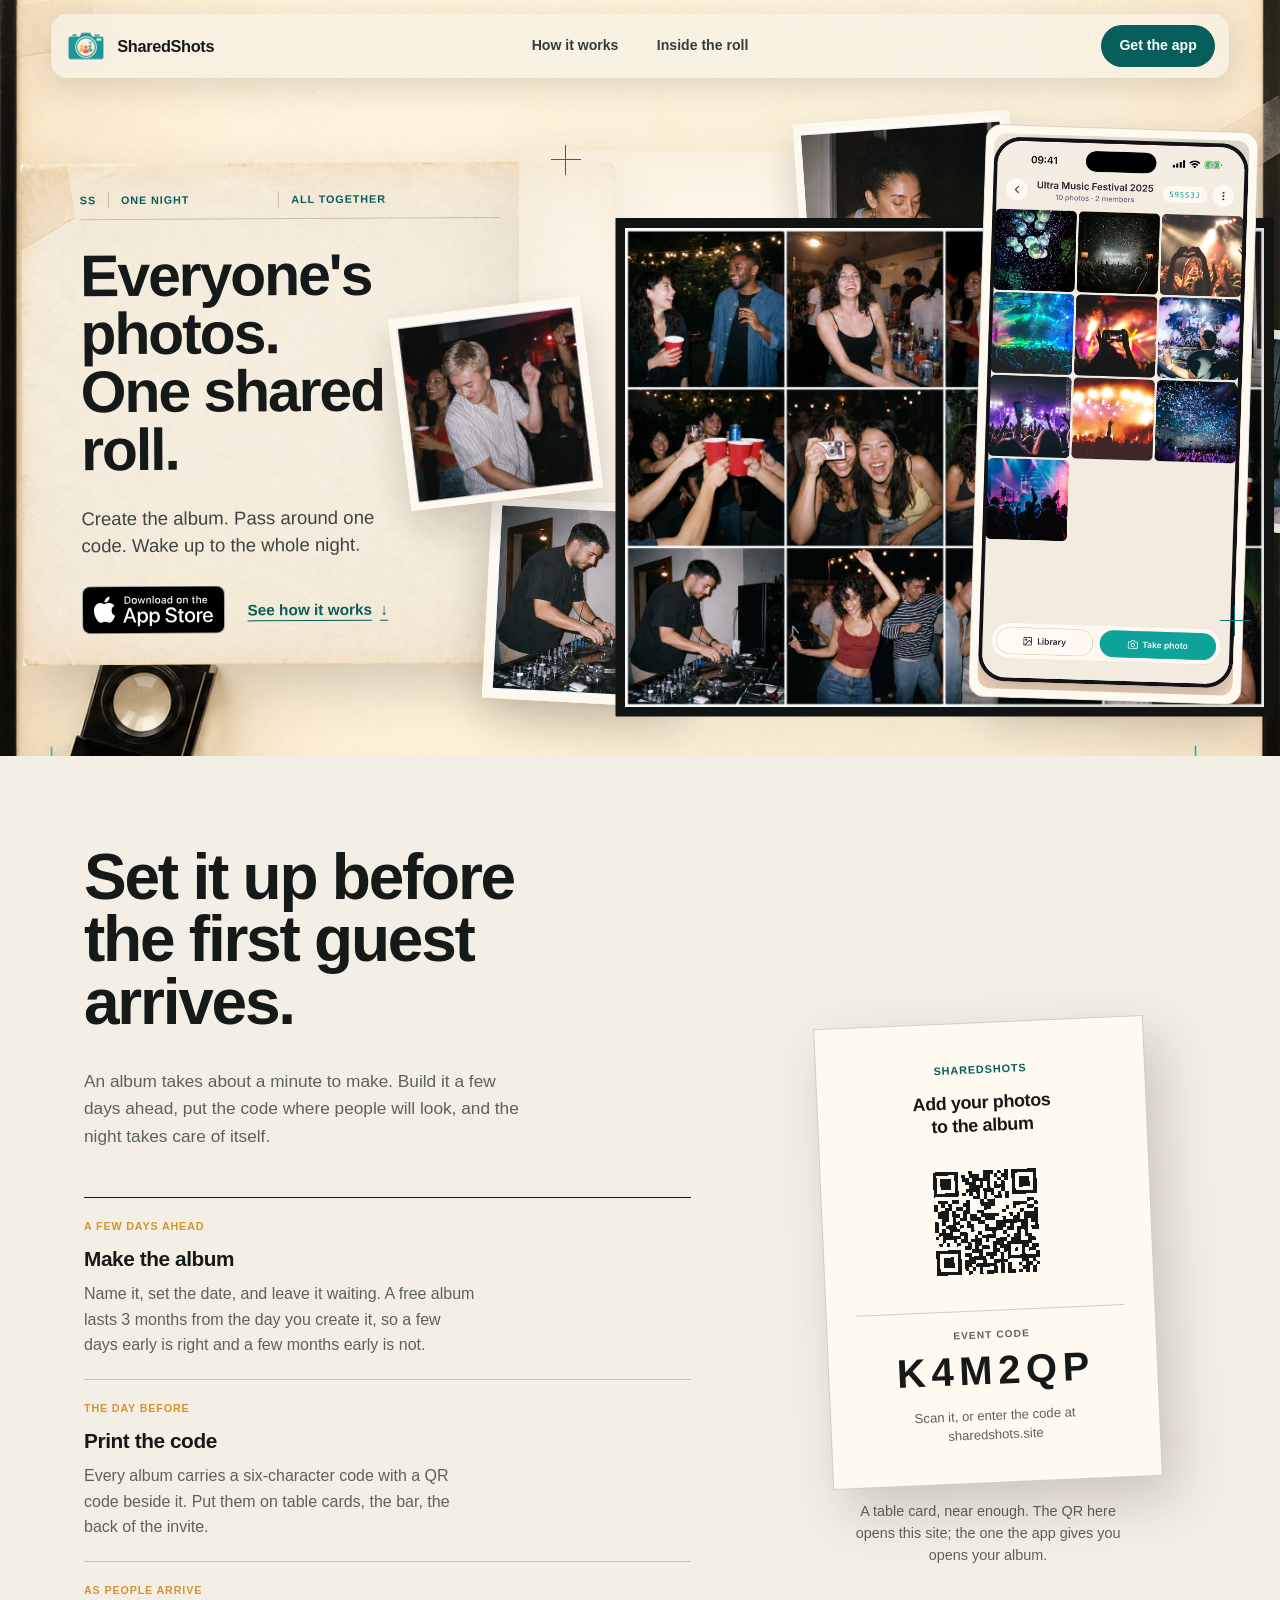
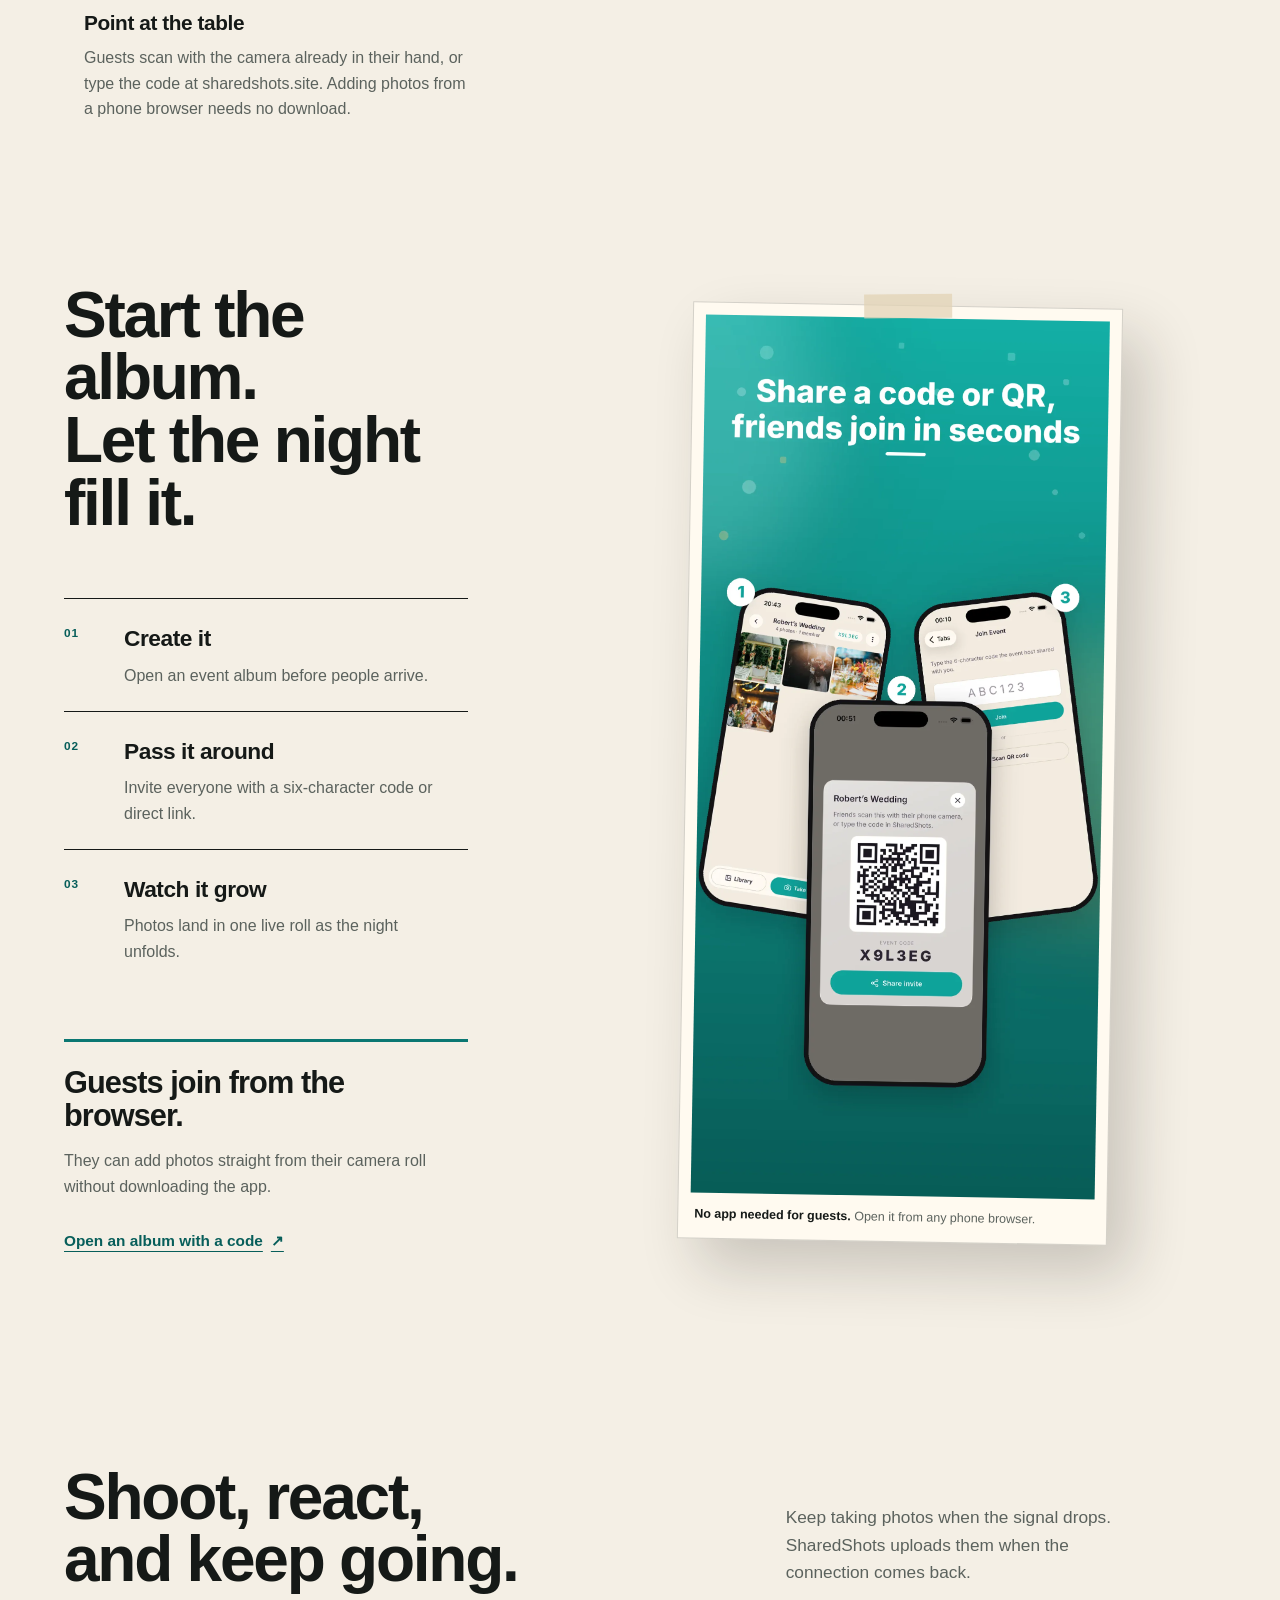
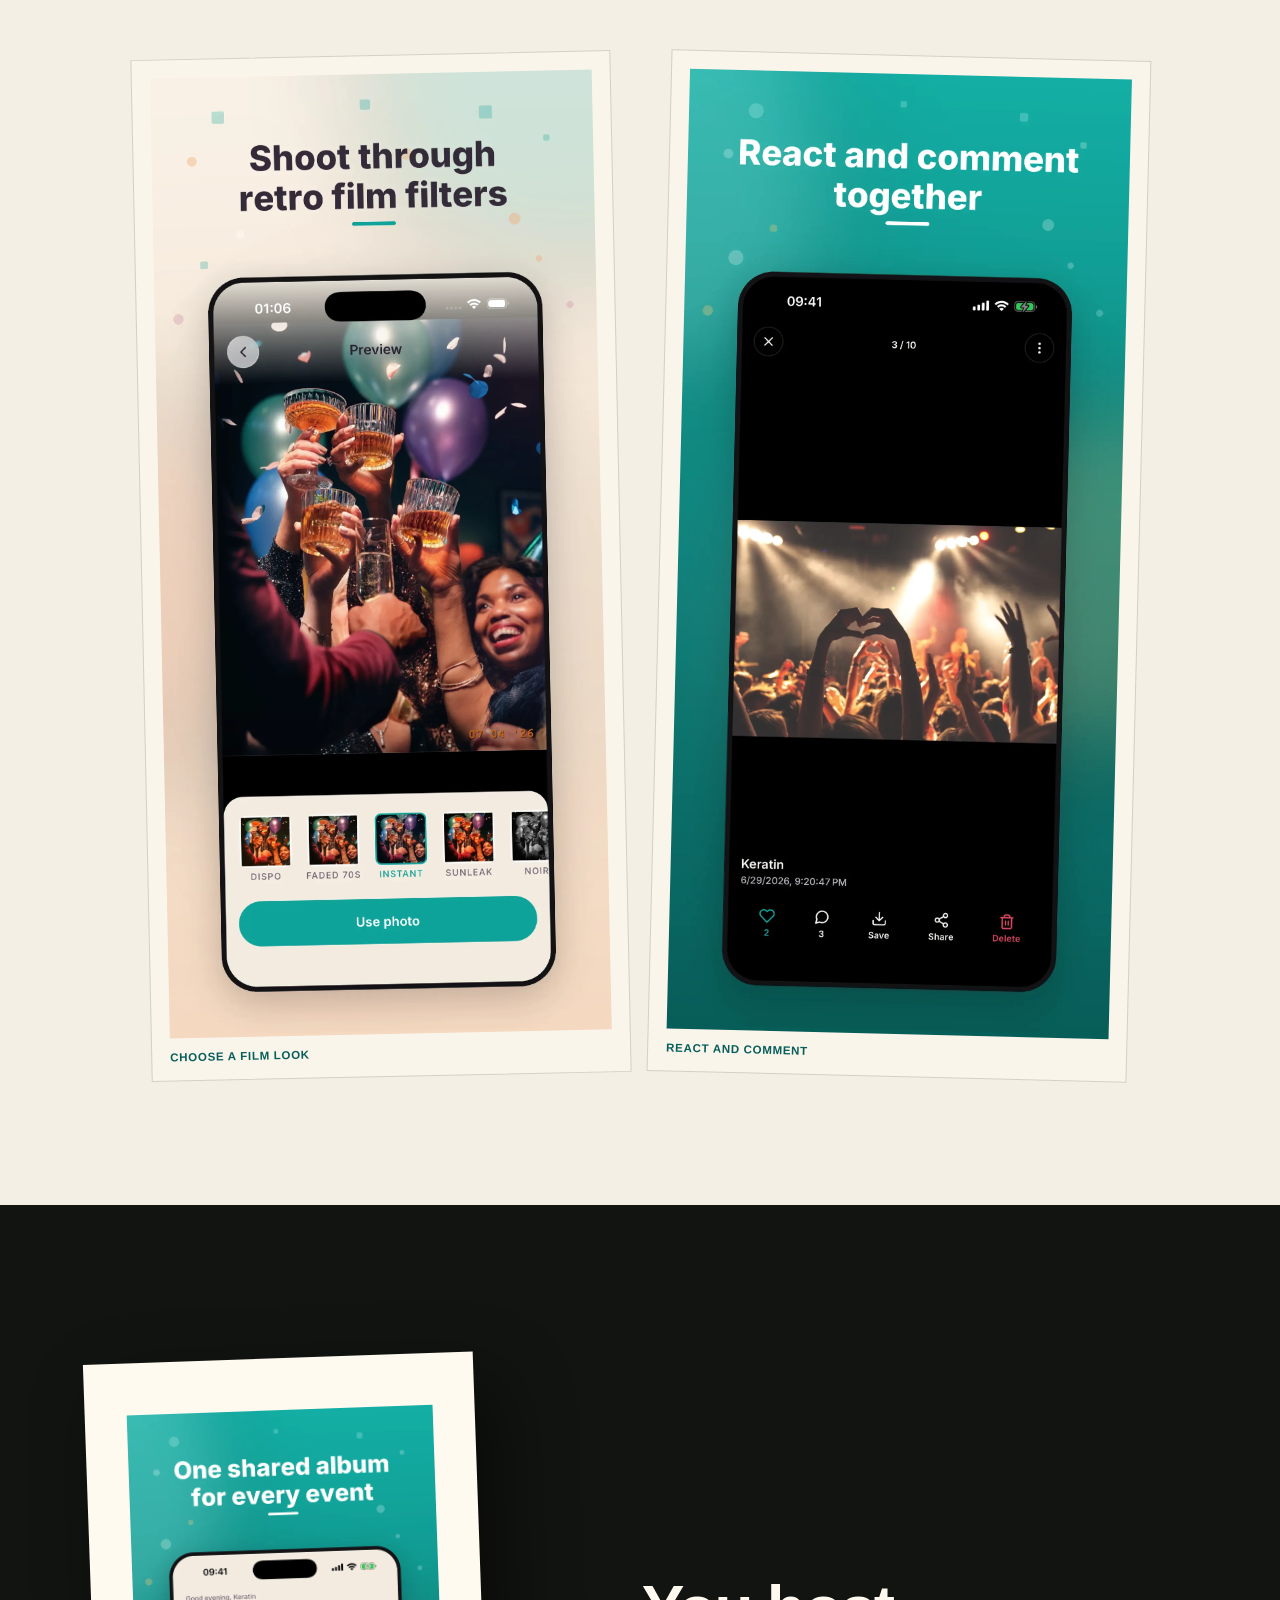
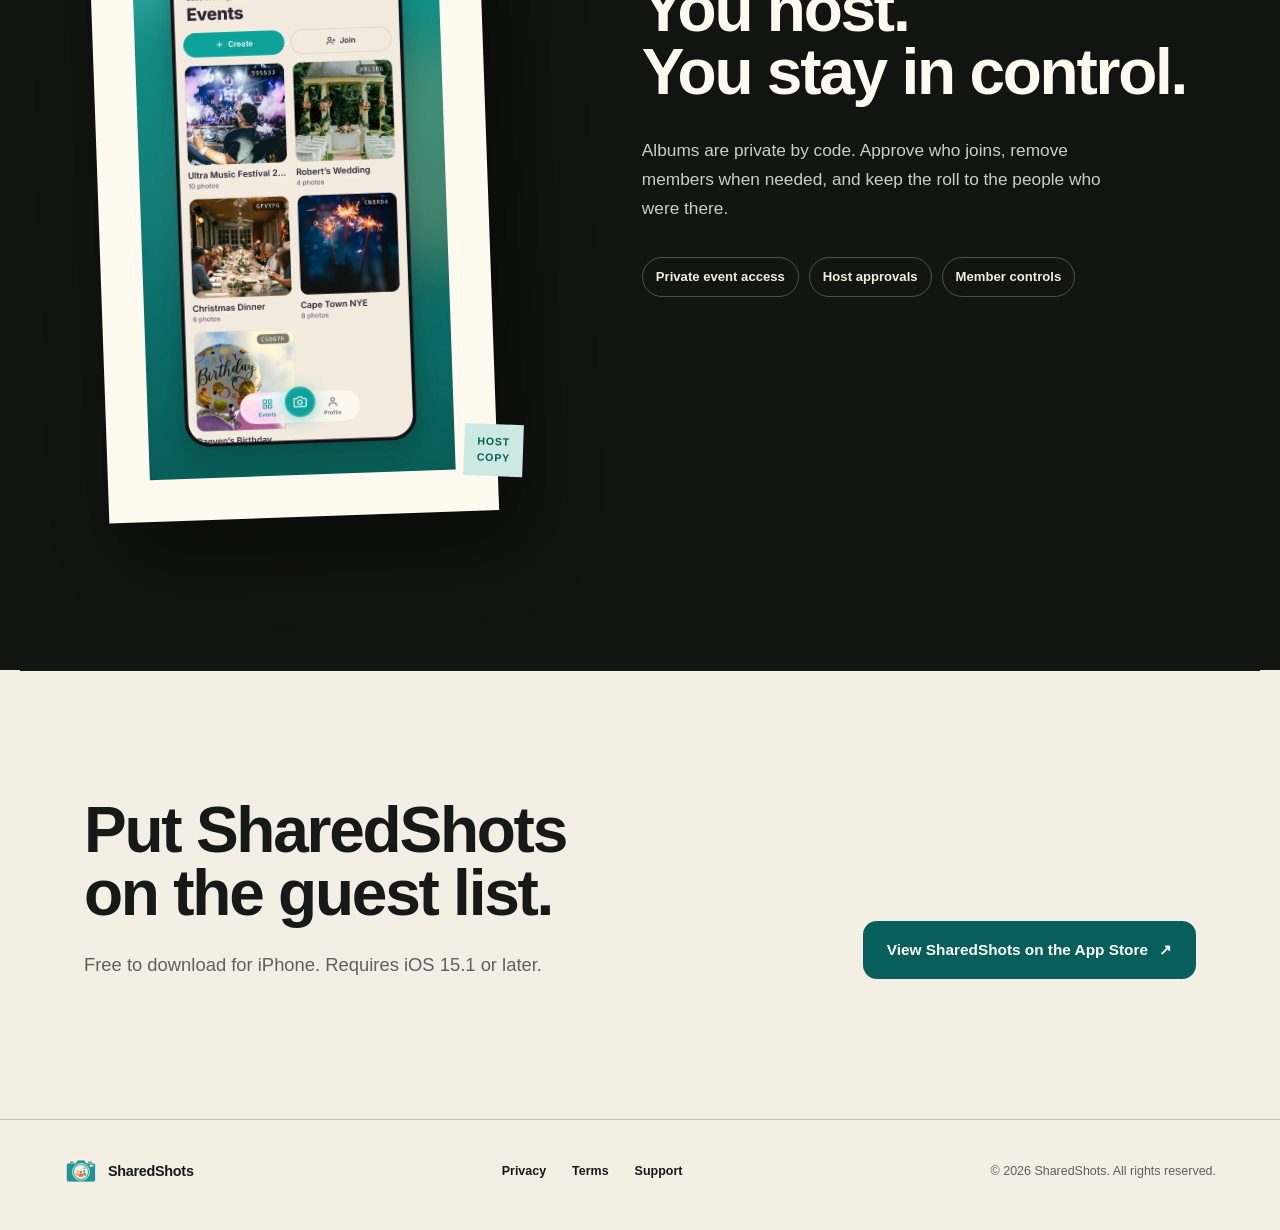
<file: index.html>
<!doctype html>
<html lang="en">
<head>
  <meta charset="utf-8" />
  <meta name="viewport" content="width=device-width, initial-scale=1, viewport-fit=cover" />
  <title>SharedShots | Everyone's photos, one shared roll</title>
  <meta name="description" content="Create one event album, share a six-character code, and collect everyone's photos in one live roll. Guests can join from the browser." />
  <meta name="theme-color" content="#f4efe5" />
  <meta name="color-scheme" content="light" />
  <link rel="canonical" href="https://sharedshots.site/" />
  <link rel="stylesheet" href="./style.css" />
  <link rel="icon" type="image/png" href="./icon.png" />
  <link rel="apple-touch-icon" href="./icon.png" />
  <meta property="og:type" content="website" />
  <meta property="og:title" content="SharedShots | Everyone's photos, one shared roll" />
  <meta property="og:description" content="Create the album. Pass around one code. Wake up to the whole night." />
  <meta property="og:url" content="https://sharedshots.site/" />
  <meta property="og:image" content="https://sharedshots.site/assets/event-contact-sheet-v4.webp" />
  <meta name="twitter:card" content="summary_large_image" />
  <!--
    Google's OAuth branding review compares the app name on the consent screen
    against the app name on the homepage, and flagged them as not matching on
    2026-08-18 even though both read "SharedShots". The visible brand and the
    <title> both already lead with it, so the gap was that nothing stated the
    name in a form a checker can read without inferring it from layout. These
    three do, and all three say exactly what the Cloud Console says.

    The App Store name stays "SharedShots: Event Photo Album" on purpose - that
    longer form carries the ASO keywords, and Google's check is against this
    page, not the store listing.
  -->
  <meta property="og:site_name" content="SharedShots" />
  <meta name="application-name" content="SharedShots" />
  <script type="application/ld+json">
  {
    "@context": "https://schema.org",
    "@type": "SoftwareApplication",
    "name": "SharedShots",
    "url": "https://sharedshots.site/",
    "applicationCategory": "PhotoApplication",
    "operatingSystem": "iOS 15.1 or later",
    "description": "Create one event album, share a six-character code, and collect everyone's photos in one live roll. Guests can join from the browser.",
    "sameAs": "https://apps.apple.com/app/id6786014182"
  }
  </script>
  <script>document.documentElement.classList.add('js');</script>
</head>
<body class="landing">
  <!--
  THESIS: Separate guest camera rolls converge into one event record; refuse the generic app hero beside a floating phone.
  OWN-WORLD: Warm light-table ivory, black film rails, teal lab marks, acetate sleeves, and precise contact-sheet rhythm.
  STORY: Hosts understand the code, see browser access and the live roll, trust the controls, then get the iPhone app.
  FIRST VIEWPORT: Calm copy fills the left third; event film and a real product screen cross into a large proof sheet at right; the App Store badge anchors the action.
  FORM: Afterparty Light Table ranked first, staged as a convergence cross with vertical strata ascent; seed key 2ecbd7d3.
  FINISH: unreviewed and undocumented is unfinished; this build ends with the finish review, the verdict, and DESIGN.md
  -->
  <a class="skip-link" href="#main">Skip to content</a>

  <header class="site-header" aria-label="Primary navigation">
    <a class="site-brand" href="./index.html" aria-label="SharedShots home">
      <img src="./icon.png" alt="" width="44" height="44" />
      <span>SharedShots</span>
    </a>
    <nav class="site-nav" aria-label="Site navigation">
      <a href="#how-it-works">How it works</a>
      <a href="#inside-the-roll">Inside the roll</a>
    </nav>
    <a class="header-action" href="https://apps.apple.com/app/id6786014182" data-app-store>Get the app</a>
  </header>

  <main id="main">
    <section class="hero" aria-labelledby="hero-title">
      <div class="hero-copy">
        <div class="lab-stamp" aria-hidden="true"><span>SS</span><span>ONE NIGHT</span><span>ALL TOGETHER</span></div>
        <h1 id="hero-title">Everyone's photos.<br />One shared roll.</h1>
        <p>Create the album. Pass around one code. Wake up to the whole night.</p>
        <div class="hero-actions">
          <a class="app-store-badge" href="https://apps.apple.com/app/id6786014182" aria-label="Download SharedShots on the App Store" data-app-store>
            <img src="./assets/download-on-app-store.svg" alt="Download on the App Store" width="144" height="48" />
          </a>
          <a class="text-action" href="#how-it-works">See how it works <span aria-hidden="true">↓</span></a>
        </div>
      </div>

      <div class="convergence-stage" role="group" aria-label="Event photos converging into one SharedShots album">
        <div class="registration registration-one" aria-hidden="true"></div>
        <div class="registration registration-two" aria-hidden="true"></div>
        <div class="film-strip film-strip-top" aria-hidden="true">
          <img src="./assets/event-contact-sheet-v4.webp" alt="" width="1448" height="1086" />
        </div>
        <div class="film-strip film-strip-bottom" aria-hidden="true">
          <img src="./assets/event-contact-sheet-v4.webp" alt="" width="1448" height="1086" />
        </div>
        <div class="film-strip film-strip-left" aria-hidden="true">
          <img src="./assets/event-contact-sheet-v4.webp" alt="" width="1448" height="1086" />
        </div>
        <div class="film-strip film-strip-right" aria-hidden="true">
          <img src="./assets/event-contact-sheet-v4.webp" alt="" width="1448" height="1086" />
        </div>
        <figure class="contact-proof">
          <img src="./assets/event-contact-sheet-v4.webp" alt="Candid guest photos from a vibrant backyard birthday party" width="1448" height="1086" />
        </figure>
        <figure class="product-proof">
          <div class="product-shot-crop">
            <img src="./assets/app-gallery-hd.webp" alt="SharedShots live event gallery on iPhone" width="1287" height="2796" fetchpriority="high" />
          </div>
        </figure>
      </div>
    </section>

    <section class="prep-section" id="plan-ahead" aria-labelledby="prep-title">
      <div class="prep-copy">
        <div class="section-intro">
          <h2 id="prep-title">Set it up before<br />the first guest arrives.</h2>
        </div>
        <p class="prep-lede">An album takes about a minute to make. Build it a few days ahead, put the code where people will look, and the night takes care of itself.</p>
        <ol class="prep-list">
          <li>
            <span class="prep-when">A few days ahead</span>
            <h3>Make the album</h3>
            <p>Name it, set the date, and leave it waiting. A free album lasts 3 months from the day you create it, so a few days early is right and a few months early is not.</p>
          </li>
          <li>
            <span class="prep-when">The day before</span>
            <h3>Print the code</h3>
            <p>Every album carries a six-character code with a QR code beside it. Put them on table cards, the bar, the back of the invite.</p>
          </li>
          <li>
            <span class="prep-when">As people arrive</span>
            <h3>Point at the table</h3>
            <p>Guests scan with the camera already in their hand, or type the code at sharedshots.site. Adding photos from a phone browser needs no download.</p>
          </li>
        </ol>
      </div>

      <figure class="prep-print">
        <div class="prep-card">
          <span class="prep-card-mark">SharedShots</span>
          <p class="prep-card-lead">Add your photos to the album</p>
          <svg class="prep-qr" viewBox="0 0 37 37" xmlns="http://www.w3.org/2000/svg" role="img" aria-label="QR code linking to sharedshots.site" shape-rendering="crispEdges"><path fill="currentColor" d="M4 4h7v1h-7zM14 4h1v1h-1zM18 4h3v1h-3zM22 4h1v1h-1zM24 4h1v1h-1zM26 4h7v1h-7zM4 5h1v1h-1zM10 5h1v1h-1zM12 5h1v1h-1zM14 5h3v1h-3zM18 5h2v1h-2zM21 5h1v1h-1zM23 5h2v1h-2zM26 5h1v1h-1zM32 5h1v1h-1zM4 6h1v1h-1zM6 6h3v1h-3zM10 6h1v1h-1zM12 6h2v1h-2zM15 6h5v1h-5zM22 6h1v1h-1zM24 6h1v1h-1zM26 6h1v1h-1zM28 6h3v1h-3zM32 6h1v1h-1zM4 7h1v1h-1zM6 7h3v1h-3zM10 7h1v1h-1zM13 7h3v1h-3zM17 7h1v1h-1zM19 7h1v1h-1zM21 7h1v1h-1zM23 7h1v1h-1zM26 7h1v1h-1zM28 7h3v1h-3zM32 7h1v1h-1zM4 8h1v1h-1zM6 8h3v1h-3zM10 8h1v1h-1zM14 8h4v1h-4zM19 8h1v1h-1zM21 8h3v1h-3zM26 8h1v1h-1zM28 8h3v1h-3zM32 8h1v1h-1zM4 9h1v1h-1zM10 9h1v1h-1zM13 9h4v1h-4zM18 9h3v1h-3zM23 9h1v1h-1zM26 9h1v1h-1zM32 9h1v1h-1zM4 10h7v1h-7zM12 10h1v1h-1zM14 10h1v1h-1zM16 10h1v1h-1zM18 10h1v1h-1zM20 10h1v1h-1zM22 10h1v1h-1zM24 10h1v1h-1zM26 10h7v1h-7zM15 11h2v1h-2zM18 11h1v1h-1zM21 11h2v1h-2zM24 11h1v1h-1zM5 12h3v1h-3zM9 12h2v1h-2zM13 12h1v1h-1zM17 12h1v1h-1zM19 12h2v1h-2zM30 12h2v1h-2zM4 13h1v1h-1zM6 13h1v1h-1zM8 13h1v1h-1zM12 13h2v1h-2zM17 13h4v1h-4zM26 13h4v1h-4zM32 13h1v1h-1zM4 14h1v1h-1zM7 14h2v1h-2zM10 14h2v1h-2zM13 14h1v1h-1zM18 14h2v1h-2zM24 14h1v1h-1zM26 14h1v1h-1zM30 14h2v1h-2zM5 15h3v1h-3zM9 15h1v1h-1zM12 15h2v1h-2zM16 15h2v1h-2zM23 15h1v1h-1zM28 15h1v1h-1zM32 15h1v1h-1zM5 16h3v1h-3zM9 16h2v1h-2zM12 16h1v1h-1zM14 16h2v1h-2zM17 16h5v1h-5zM25 16h1v1h-1zM27 16h1v1h-1zM29 16h4v1h-4zM6 17h2v1h-2zM9 17h1v1h-1zM11 17h2v1h-2zM14 17h3v1h-3zM18 17h3v1h-3zM23 17h1v1h-1zM26 17h2v1h-2zM29 17h4v1h-4zM4 18h1v1h-1zM6 18h1v1h-1zM9 18h2v1h-2zM13 18h1v1h-1zM16 18h2v1h-2zM21 18h9v1h-9zM31 18h2v1h-2zM4 19h1v1h-1zM7 19h3v1h-3zM11 19h1v1h-1zM13 19h2v1h-2zM18 19h1v1h-1zM21 19h3v1h-3zM25 19h1v1h-1zM28 19h2v1h-2zM32 19h1v1h-1zM4 20h1v1h-1zM6 20h1v1h-1zM8 20h3v1h-3zM14 20h1v1h-1zM18 20h5v1h-5zM24 20h2v1h-2zM27 20h3v1h-3zM31 20h2v1h-2zM5 21h4v1h-4zM11 21h2v1h-2zM16 21h1v1h-1zM20 21h1v1h-1zM23 21h1v1h-1zM27 21h1v1h-1zM29 21h1v1h-1zM4 22h1v1h-1zM6 22h5v1h-5zM12 22h1v1h-1zM15 22h1v1h-1zM17 22h4v1h-4zM24 22h1v1h-1zM26 22h2v1h-2zM29 22h2v1h-2zM6 23h1v1h-1zM9 23h1v1h-1zM11 23h2v1h-2zM14 23h3v1h-3zM18 23h1v1h-1zM21 23h3v1h-3zM25 23h3v1h-3zM30 23h2v1h-2zM5 24h1v1h-1zM7 24h1v1h-1zM10 24h1v1h-1zM13 24h1v1h-1zM15 24h2v1h-2zM20 24h3v1h-3zM24 24h7v1h-7zM12 25h2v1h-2zM15 25h1v1h-1zM17 25h2v1h-2zM20 25h1v1h-1zM22 25h3v1h-3zM28 25h2v1h-2zM31 25h2v1h-2zM4 26h7v1h-7zM14 26h3v1h-3zM20 26h2v1h-2zM23 26h2v1h-2zM26 26h1v1h-1zM28 26h1v1h-1zM30 26h2v1h-2zM4 27h1v1h-1zM10 27h1v1h-1zM12 27h2v1h-2zM16 27h1v1h-1zM18 27h3v1h-3zM22 27h1v1h-1zM24 27h1v1h-1zM28 27h1v1h-1zM32 27h1v1h-1zM4 28h1v1h-1zM6 28h3v1h-3zM10 28h1v1h-1zM13 28h5v1h-5zM19 28h1v1h-1zM22 28h1v1h-1zM24 28h9v1h-9zM4 29h1v1h-1zM6 29h3v1h-3zM10 29h1v1h-1zM12 29h3v1h-3zM17 29h1v1h-1zM20 29h4v1h-4zM28 29h2v1h-2zM31 29h1v1h-1zM4 30h1v1h-1zM6 30h3v1h-3zM10 30h1v1h-1zM12 30h2v1h-2zM15 30h6v1h-6zM22 30h1v1h-1zM24 30h1v1h-1zM27 30h1v1h-1zM29 30h2v1h-2zM32 30h1v1h-1zM4 31h1v1h-1zM10 31h1v1h-1zM12 31h1v1h-1zM14 31h1v1h-1zM16 31h1v1h-1zM20 31h1v1h-1zM22 31h1v1h-1zM24 31h1v1h-1zM28 31h2v1h-2zM31 31h1v1h-1zM4 32h7v1h-7zM13 32h1v1h-1zM16 32h1v1h-1zM18 32h3v1h-3zM22 32h1v1h-1zM24 32h2v1h-2zM27 32h1v1h-1zM29 32h1v1h-1zM31 32h1v1h-1z"/></svg>
          <span class="prep-card-label">Event code</span>
          <span class="prep-card-code">K4M2QP</span>
          <p class="prep-card-foot">Scan it, or enter the code at sharedshots.site</p>
        </div>
        <figcaption>A table card, near enough. The QR here opens this site; the one the app gives you opens your album.</figcaption>
      </figure>
    </section>

    <section class="host-flow" id="how-it-works" aria-labelledby="flow-title">
      <div class="flow-copy">
        <div class="section-intro">
          <h2 id="flow-title">Start the album.<br />Let the night fill it.</h2>
        </div>
        <ol class="flow-list">
          <li>
            <h3>Create it</h3>
            <p>Open an event album before people arrive.</p>
          </li>
          <li>
            <h3>Pass it around</h3>
            <p>Invite everyone with a six-character code or direct link.</p>
          </li>
          <li>
            <h3>Watch it grow</h3>
            <p>Photos land in one live roll as the night unfolds.</p>
          </li>
        </ol>
        <div class="guest-join-copy">
          <h3>Guests join from the browser.</h3>
          <p>They can add photos straight from their camera roll without downloading the app.</p>
          <a class="text-action" href="./album.html">Open an album with a code <span aria-hidden="true">↗</span></a>
        </div>
      </div>
      <figure class="code-proof">
        <img src="./assets/app-code-hd.webp" alt="SharedShots join code, QR code, and guest screens" width="1287" height="2796" loading="lazy" />
        <figcaption><strong>No app needed for guests.</strong> Open it from any phone browser.</figcaption>
      </figure>
    </section>

    <section class="roll-section" id="inside-the-roll" aria-labelledby="roll-title">
      <div class="roll-heading">
        <h2 id="roll-title">Shoot, react,<br />and keep going.</h2>
        <p>Keep taking photos when the signal drops. SharedShots uploads them when the connection comes back.</p>
      </div>
      <div class="screen-run" role="region" aria-label="SharedShots app screens" tabindex="0">
        <figure class="screen-frame screen-frame-one">
          <img src="./assets/app-camera-hd.webp" alt="SharedShots camera preview with retro film looks" loading="lazy" />
          <figcaption>Choose a film look</figcaption>
        </figure>
        <figure class="screen-frame screen-frame-two">
          <img src="./assets/app-social-hd.webp" alt="SharedShots photo view with likes, comments, save, and share actions" loading="lazy" />
          <figcaption>React and comment</figcaption>
        </figure>
      </div>
    </section>

    <section class="control-section" aria-labelledby="control-title">
      <div class="control-visual" aria-hidden="true">
        <img src="./assets/app-events-hd.webp" alt="" loading="lazy" />
        <span class="control-mark">HOST<br />COPY</span>
      </div>
      <div class="control-copy">
        <h2 id="control-title">You host.<br />You stay in control.</h2>
        <p>Albums are private by code. Approve who joins, remove members when needed, and keep the roll to the people who were there.</p>
        <ul>
          <li>Private event access</li>
          <li>Host approvals</li>
          <li>Member controls</li>
        </ul>
      </div>
    </section>

    <section class="final-cta" aria-labelledby="final-title">
      <div class="final-copy">
        <h2 id="final-title">Put SharedShots on the guest list.</h2>
        <p>Free to download for iPhone. Requires iOS 15.1 or later.</p>
      </div>
      <a class="primary-action" href="https://apps.apple.com/app/id6786014182" data-app-store>View SharedShots on the App Store <span aria-hidden="true">↗</span></a>
    </section>
  </main>

  <footer class="site-footer">
    <a class="site-brand footer-brand" href="./index.html">
      <img src="./icon.png" alt="" width="36" height="36" />
      <span>SharedShots</span>
    </a>
    <div class="footer-links">
      <a href="./privacy.html">Privacy</a>
      <a href="./terms.html">Terms</a>
      <a href="mailto:sharedshots.support@gmail.com">Support</a>
    </div>
    <p>© 2026 SharedShots. All rights reserved.</p>
  </footer>

  <script src="./script.js"></script>
</body>
</html>
</file>
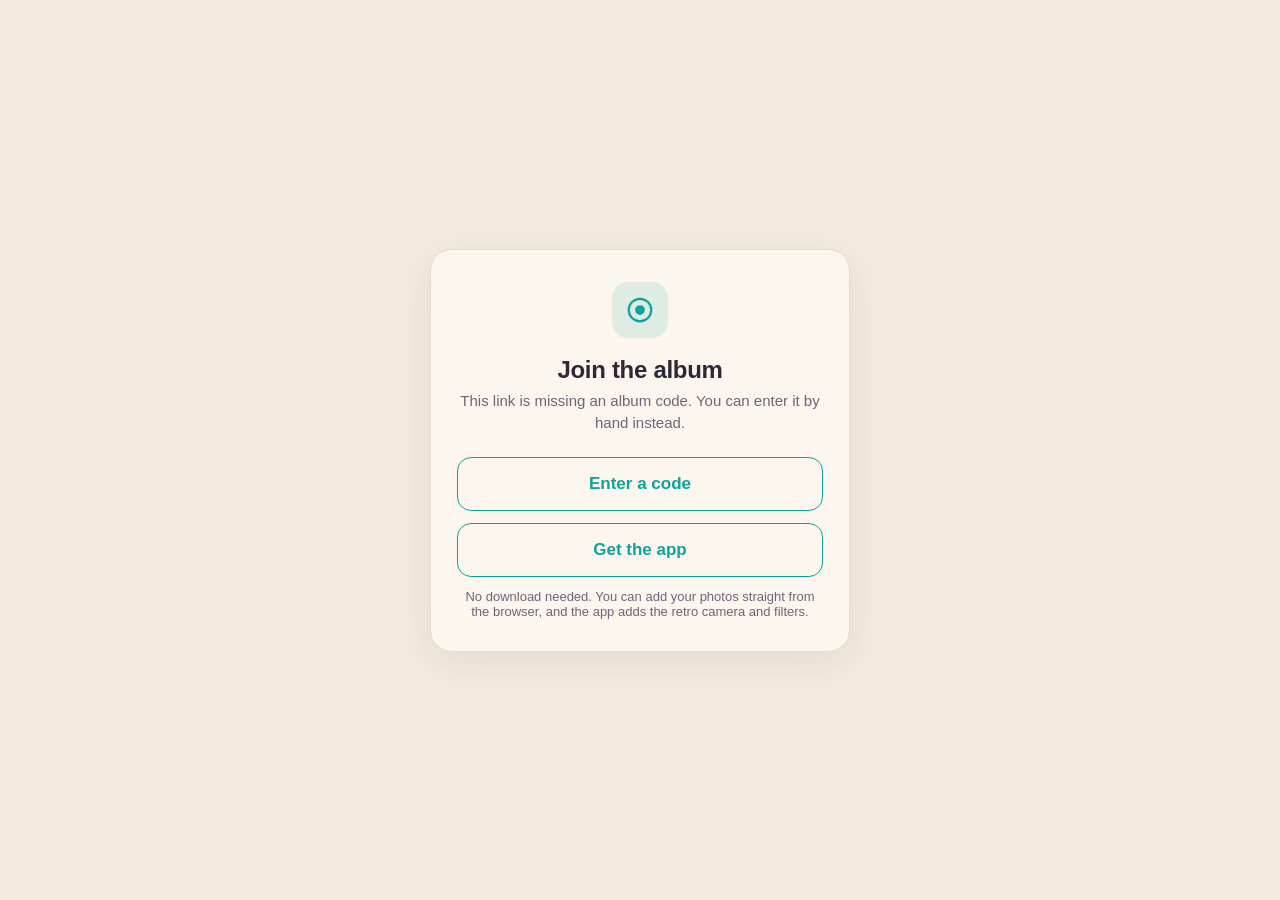
<file: join.html>
<!doctype html>
<html lang="en">
<head>
<meta charset="utf-8" />
<meta name="viewport" content="width=device-width, initial-scale=1" />
<title>Join a SharedShots album</title>
<link rel="icon" href="./icon.png" />
<style>
  :root { --bg:#F3EBDF; --card:#FBF6EE; --text:#2E2836; --dim:#6E6678; --accent:#0FA39B; --border:#E6DCCB; }
  * { box-sizing: border-box; }
  html,body { margin:0; height:100%; }
  body {
    background: var(--bg); color: var(--text);
    font-family: -apple-system, BlinkMacSystemFont, "Segoe UI", Roboto, Helvetica, Arial, sans-serif;
    display:flex; align-items:center; justify-content:center; padding:24px;
  }
  .card {
    background: var(--card); border:1px solid var(--border); border-radius:22px;
    max-width:420px; width:100%; padding:32px 26px; text-align:center;
    box-shadow: 0 10px 40px rgba(46,40,54,0.08);
  }
  .logo { width:56px; height:56px; border-radius:16px; display:inline-flex; align-items:center; justify-content:center;
    background: rgba(15,163,155,0.12); margin-bottom:18px; }
  .logo svg { width:30px; height:30px; }
  h1 { font-size:24px; margin:0 0 6px; letter-spacing:-0.3px; }
  p { color: var(--dim); margin:0 0 22px; line-height:1.5; font-size:15px; }
  .code { display:inline-block; font-family: ui-monospace, SFMono-Regular, Menlo, monospace;
    font-size:26px; letter-spacing:6px; font-weight:700; background: var(--bg);
    border:1px solid var(--border); border-radius:12px; padding:12px 20px; margin-bottom:24px; }
  .btn { display:block; width:100%; text-decoration:none; border-radius:14px; padding:16px;
    font-size:17px; font-weight:600; margin-bottom:12px; }
  .primary { background: var(--accent); color:#fff; }
  .secondary { background: transparent; color: var(--accent); border:1px solid var(--accent); }
  .hint { font-size:13px; color: var(--dim); margin-top:8px; }
</style>
</head>
<body>
  <div class="card">
    <span class="logo">
      <svg viewBox="0 0 24 24" fill="none" stroke="#0FA39B" stroke-width="1.8"><circle cx="12" cy="12" r="9"/><circle cx="12" cy="12" r="3" fill="#0FA39B"/></svg>
    </span>
    <h1>Join the album</h1>
    <p id="sub">Opening SharedShots…</p>
    <div class="code" id="code">------</div>
    <a class="btn primary" id="open" href="#">Open in SharedShots</a>
    <a class="btn secondary" id="web" href="#">Continue in browser</a>
    <a class="btn secondary" id="store" href="https://apps.apple.com/app/id6786014182">Get the app</a>
    <div class="hint">No download needed. You can add your photos straight from the browser, and the app adds the retro camera and filters.</div>
  </div>
<script>
  (function () {
    var params = new URLSearchParams(location.search);
    var code = (params.get('c') || params.get('code') || '').toUpperCase().replace(/[^A-Z0-9]/g, '');
    var appUrl = 'sharedshots://join/' + code;
    if (code) {
      document.getElementById('code').textContent = code;
      document.getElementById('open').setAttribute('href', appUrl);
      document.getElementById('web').setAttribute('href', 'album.html?c=' + code);
      document.getElementById('sub').textContent =
        'Add your photos to the shared album.';
      // Deliberately NO auto-redirect to the app. Bouncing everyone into the
      // App Store was the drop-off point: most guests never come back. Let them
      // pick — "Continue in browser" needs no download.

      // Point "Get the app" at the store the visitor can actually install from.
      // A guest opening a shared link on Android was being sent to the iOS App
      // Store, which is a dead end for exactly the person the link is for.
      if (/android/i.test(navigator.userAgent)) {
        document.getElementById('store').setAttribute(
          'href',
          'https://play.google.com/store/apps/details?id=com.jadenplaatjes.sharedshots'
        );
      }
    } else {
      // Missing code used to leave nothing but a sentence and a store button.
      // album.html can take a typed code now, so send them somewhere that can
      // actually help instead of ending the journey here.
      document.getElementById('sub').textContent =
        'This link is missing an album code. You can enter it by hand instead.';
      document.getElementById('code').style.display = 'none';
      document.getElementById('open').style.display = 'none';
      var web = document.getElementById('web');
      web.textContent = 'Enter a code';
      web.setAttribute('href', './album.html');
    }
  })();
</script>
</body>
</html>
</file>
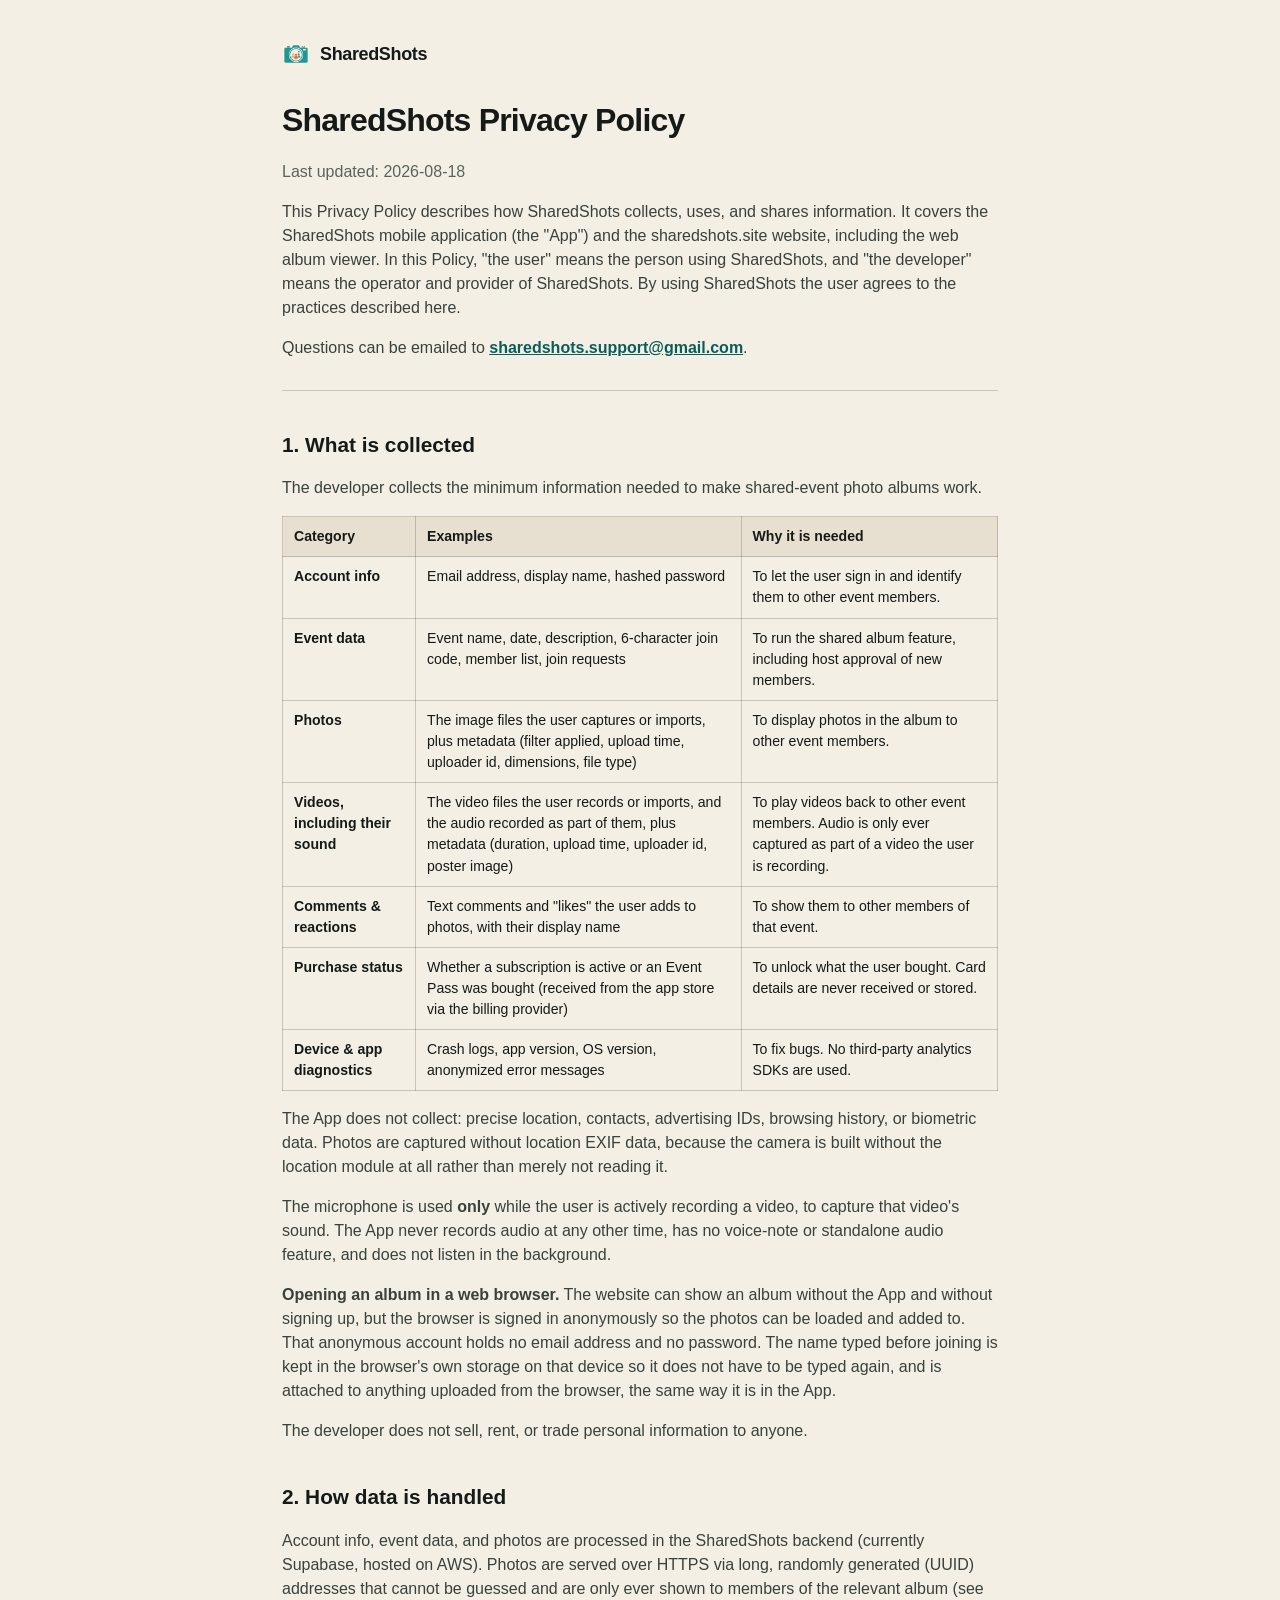
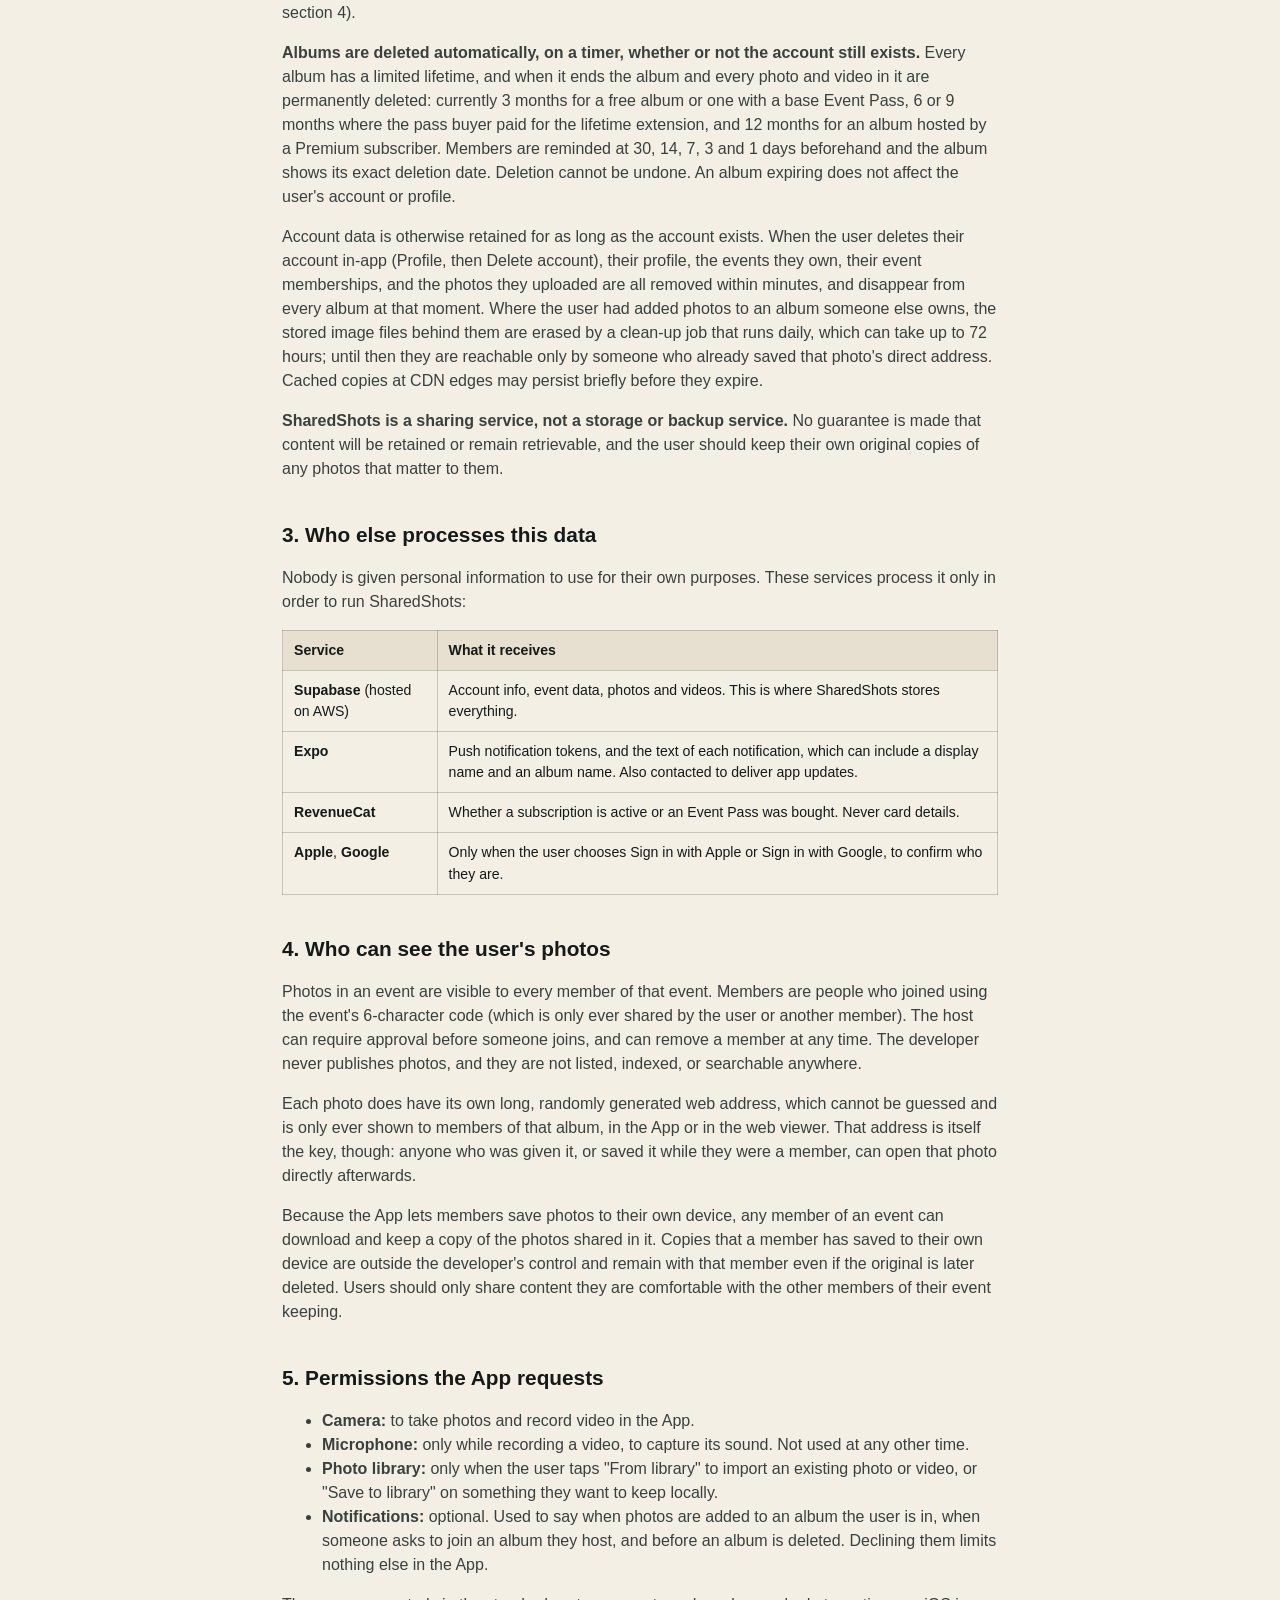
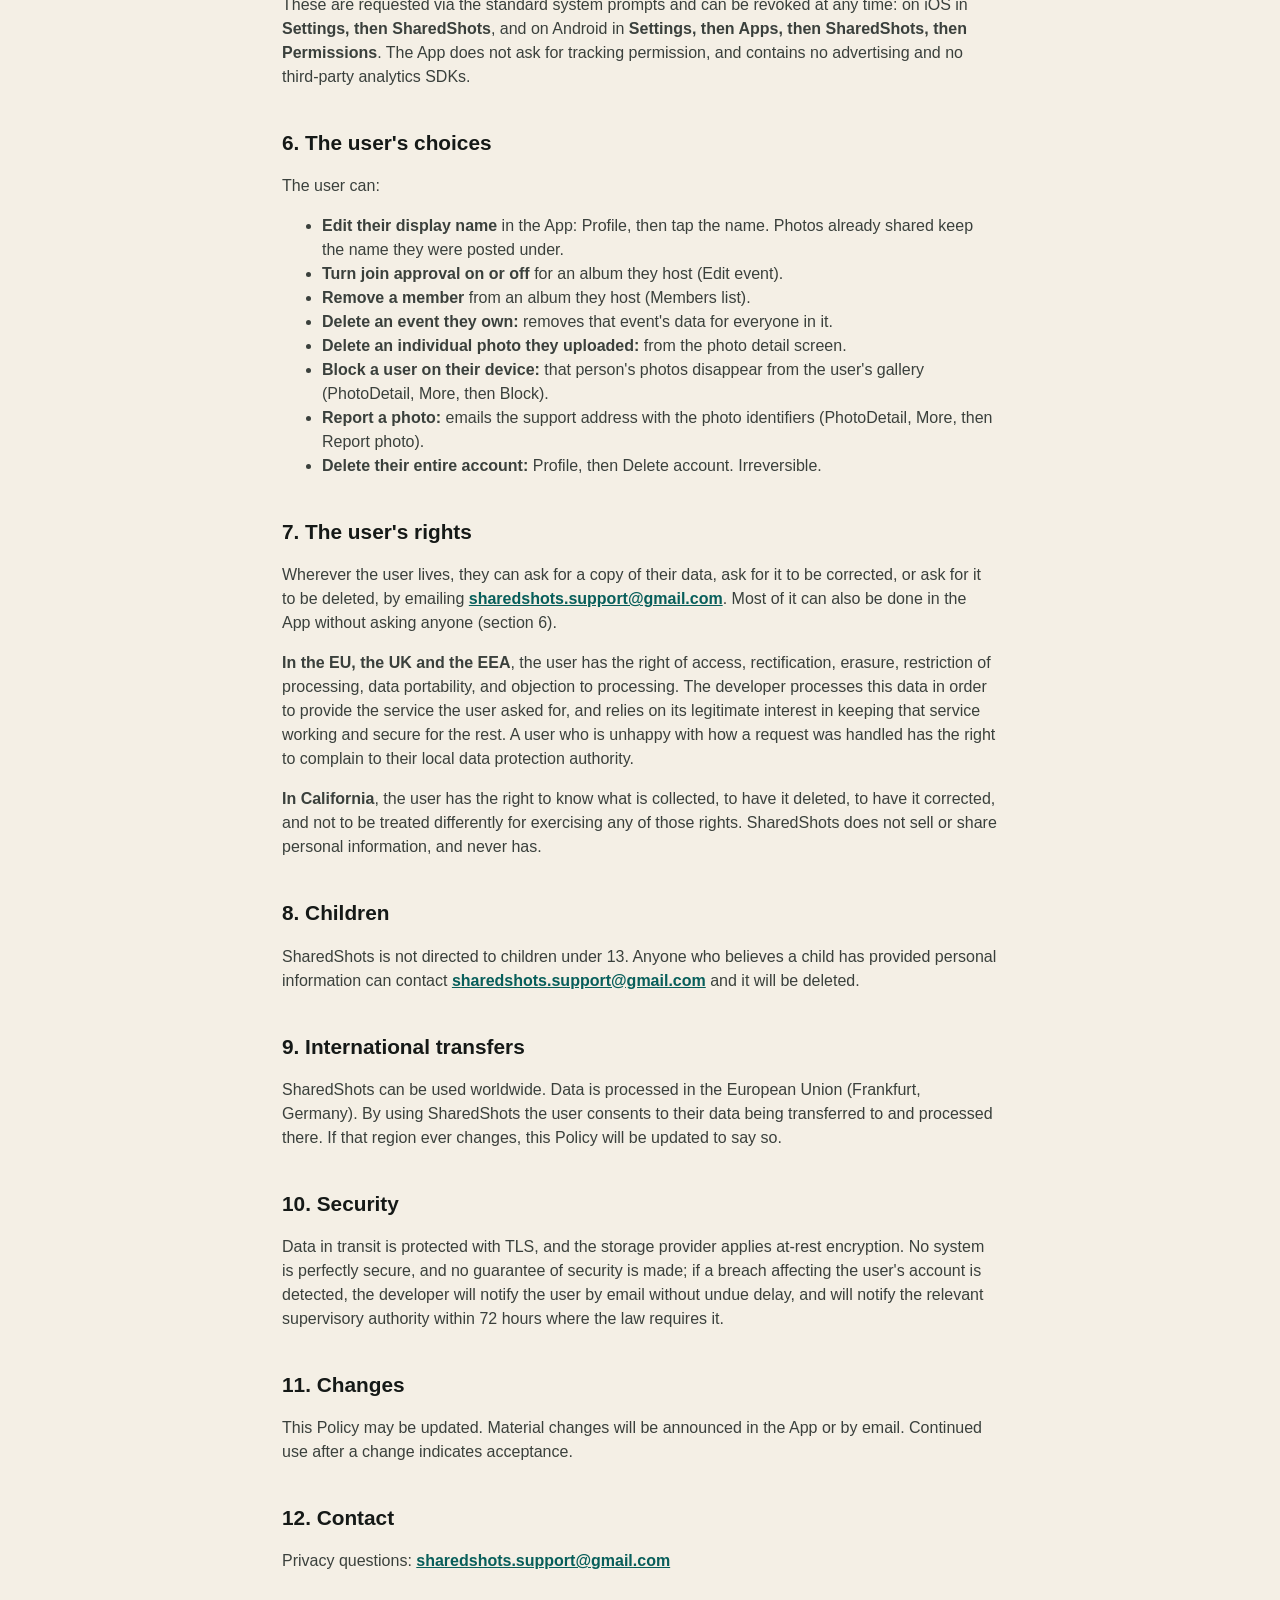
<file: privacy.html>
<!doctype html>
<html lang="en">
<head>
  <meta charset="utf-8" />
  <meta name="viewport" content="width=device-width, initial-scale=1" />
  <title>SharedShots Privacy Policy</title>
  <link rel="stylesheet" href="./style.css" />
  <link rel="icon" type="image/png" href="./icon.png" />
  <link rel="apple-touch-icon" href="./icon.png" />
  <!-- Generated from privacy.md by build-legal.sh. Edit the Markdown, not this file. -->
</head>
<body>
  <div class="wrap">
    <a class="brand" href="./index.html"><img class="brand-icon" src="./icon.png" alt="" /> SharedShots</a>
    <main id="content">
<h1>SharedShots Privacy Policy</h1>
<p><em>Last updated: 2026-08-18</em></p>
<p>This Privacy Policy describes how SharedShots collects, uses, and shares
information. It covers the SharedShots mobile application (the &quot;App&quot;) and the
sharedshots.site website, including the web album viewer. In this Policy, &quot;the
user&quot; means the person using SharedShots, and &quot;the developer&quot; means the operator
and provider of SharedShots. By using SharedShots the user agrees to the
practices described here.</p>
<p>Questions can be emailed to <strong><a href="mailto:sharedshots.support@gmail.com">sharedshots.support@gmail.com</a></strong>.</p>
<hr>
<h2>1. What is collected</h2>
<p>The developer collects the minimum information needed to make
shared-event photo albums work.</p>
<table>
<thead>
<tr>
<th>Category</th>
<th>Examples</th>
<th>Why it is needed</th>
</tr>
</thead>
<tbody><tr>
<td><strong>Account info</strong></td>
<td>Email address, display name, hashed password</td>
<td>To let the user sign in and identify them to other event members.</td>
</tr>
<tr>
<td><strong>Event data</strong></td>
<td>Event name, date, description, 6-character join code, member list, join requests</td>
<td>To run the shared album feature, including host approval of new members.</td>
</tr>
<tr>
<td><strong>Photos</strong></td>
<td>The image files the user captures or imports, plus metadata (filter applied, upload time, uploader id, dimensions, file type)</td>
<td>To display photos in the album to other event members.</td>
</tr>
<tr>
<td><strong>Videos, including their sound</strong></td>
<td>The video files the user records or imports, and the audio recorded as part of them, plus metadata (duration, upload time, uploader id, poster image)</td>
<td>To play videos back to other event members. Audio is only ever captured as part of a video the user is recording.</td>
</tr>
<tr>
<td><strong>Comments &amp; reactions</strong></td>
<td>Text comments and &quot;likes&quot; the user adds to photos, with their display name</td>
<td>To show them to other members of that event.</td>
</tr>
<tr>
<td><strong>Purchase status</strong></td>
<td>Whether a subscription is active or an Event Pass was bought (received from the app store via the billing provider)</td>
<td>To unlock what the user bought. Card details are never received or stored.</td>
</tr>
<tr>
<td><strong>Device &amp; app diagnostics</strong></td>
<td>Crash logs, app version, OS version, anonymized error messages</td>
<td>To fix bugs. No third-party analytics SDKs are used.</td>
</tr>
</tbody></table>
<p>The App does not collect: precise location, contacts, advertising IDs,
browsing history, or biometric data. Photos are captured without location
EXIF data, because the camera is built without the location module at all
rather than merely not reading it.</p>
<p>The microphone is used <strong>only</strong> while the user is actively recording a video,
to capture that video&#39;s sound. The App never records audio at any other time,
has no voice-note or standalone audio feature, and does not listen in the
background.</p>
<p><strong>Opening an album in a web browser.</strong> The website can show an album without
the App and without signing up, but the browser is signed in anonymously so the
photos can be loaded and added to. That anonymous account holds no email address
and no password. The name typed before joining is kept in the browser&#39;s own
storage on that device so it does not have to be typed again, and is attached to
anything uploaded from the browser, the same way it is in the App.</p>
<p>The developer does not sell, rent, or trade personal information to
anyone.</p>
<h2>2. How data is handled</h2>
<p>Account info, event data, and photos are processed in the SharedShots backend
(currently Supabase, hosted on AWS). Photos are served over HTTPS via long,
randomly generated (UUID) addresses that cannot be guessed and are only ever
shown to members of the relevant album (see section 4).</p>
<p><strong>Albums are deleted automatically, on a timer, whether or not the account
still exists.</strong> Every album has a limited lifetime, and when it ends the album
and every photo and video in it are permanently deleted: currently 3 months for
a free album or one with a base Event Pass, 6 or 9 months where the pass buyer
paid for the lifetime extension, and 12 months for an album hosted by a Premium
subscriber. Members are reminded at 30, 14, 7, 3 and 1 days beforehand and the
album shows its exact deletion date. Deletion cannot be undone. An album
expiring does not affect the user&#39;s account or profile.</p>
<p>Account data is otherwise retained for as long as the account exists. When the
user deletes their account in-app (Profile, then Delete account), their profile,
the events they own, their event memberships, and the photos they uploaded are
all removed within minutes, and disappear from every album at that moment. Where
the user had added photos to an album someone else owns, the stored image files
behind them are erased by a clean-up job that runs daily, which can take up to 72
hours; until then they are reachable only by someone who already saved that
photo&#39;s direct address. Cached copies at CDN edges may persist briefly before
they expire.</p>
<p><strong>SharedShots is a sharing service, not a storage or backup service.</strong> No
guarantee is made that content will be retained or remain retrievable, and
the user should keep their own original copies of any photos that matter to
them.</p>
<h2>3. Who else processes this data</h2>
<p>Nobody is given personal information to use for their own purposes. These
services process it only in order to run SharedShots:</p>
<table>
<thead>
<tr>
<th>Service</th>
<th>What it receives</th>
</tr>
</thead>
<tbody><tr>
<td><strong>Supabase</strong> (hosted on AWS)</td>
<td>Account info, event data, photos and videos. This is where SharedShots stores everything.</td>
</tr>
<tr>
<td><strong>Expo</strong></td>
<td>Push notification tokens, and the text of each notification, which can include a display name and an album name. Also contacted to deliver app updates.</td>
</tr>
<tr>
<td><strong>RevenueCat</strong></td>
<td>Whether a subscription is active or an Event Pass was bought. Never card details.</td>
</tr>
<tr>
<td><strong>Apple</strong>, <strong>Google</strong></td>
<td>Only when the user chooses Sign in with Apple or Sign in with Google, to confirm who they are.</td>
</tr>
</tbody></table>
<h2>4. Who can see the user&#39;s photos</h2>
<p>Photos in an event are visible to every member of that event. Members are
people who joined using the event&#39;s 6-character code (which is only ever
shared by the user or another member). The host can require approval before
someone joins, and can remove a member at any time. The developer never
publishes photos, and they are not listed, indexed, or searchable anywhere.</p>
<p>Each photo does have its own long, randomly generated web address, which cannot
be guessed and is only ever shown to members of that album, in the App or in the
web viewer. That address is itself the key, though: anyone who was given it, or
saved it while they were a member, can open that photo directly afterwards.</p>
<p>Because the App lets members save photos to their own device, any member of
an event can download and keep a copy of the photos shared in it. Copies that
a member has saved to their own device are outside the developer&#39;s
control and remain with that member even if the original is later deleted.
Users should only share content they are comfortable with the other members
of their event keeping.</p>
<h2>5. Permissions the App requests</h2>
<ul>
<li><strong>Camera:</strong> to take photos and record video in the App.</li>
<li><strong>Microphone:</strong> only while recording a video, to capture its sound. Not used
at any other time.</li>
<li><strong>Photo library:</strong> only when the user taps &quot;From library&quot; to import an
existing photo or video, or &quot;Save to library&quot; on something they want to keep
locally.</li>
<li><strong>Notifications:</strong> optional. Used to say when photos are added to an album the
user is in, when someone asks to join an album they host, and before an album
is deleted. Declining them limits nothing else in the App.</li>
</ul>
<p>These are requested via the standard system prompts and can be revoked at any
time: on iOS in <strong>Settings, then SharedShots</strong>, and on Android in <strong>Settings,
then Apps, then SharedShots, then Permissions</strong>. The App does not ask for
tracking permission, and contains no advertising and no third-party analytics
SDKs.</p>
<h2>6. The user&#39;s choices</h2>
<p>The user can:</p>
<ul>
<li><strong>Edit their display name</strong> in the App: Profile, then tap the name. Photos
already shared keep the name they were posted under.</li>
<li><strong>Turn join approval on or off</strong> for an album they host (Edit event).</li>
<li><strong>Remove a member</strong> from an album they host (Members list).</li>
<li><strong>Delete an event they own:</strong> removes that event&#39;s data for everyone in it.</li>
<li><strong>Delete an individual photo they uploaded:</strong> from the photo detail screen.</li>
<li><strong>Block a user on their device:</strong> that person&#39;s photos disappear from the
user&#39;s gallery (PhotoDetail, More, then Block).</li>
<li><strong>Report a photo:</strong> emails the support address with the photo identifiers
(PhotoDetail, More, then Report photo).</li>
<li><strong>Delete their entire account:</strong> Profile, then Delete account.
Irreversible.</li>
</ul>
<h2>7. The user&#39;s rights</h2>
<p>Wherever the user lives, they can ask for a copy of their data, ask for it to be
corrected, or ask for it to be deleted, by emailing
<strong><a href="mailto:sharedshots.support@gmail.com">sharedshots.support@gmail.com</a></strong>. Most of it can also be done in the App without
asking anyone (section 6).</p>
<p><strong>In the EU, the UK and the EEA</strong>, the user has the right of access,
rectification, erasure, restriction of processing, data portability, and
objection to processing. The developer processes this data in order to provide
the service the user asked for, and relies on its legitimate interest in keeping
that service working and secure for the rest. A user who is unhappy with how a
request was handled has the right to complain to their local data protection
authority.</p>
<p><strong>In California</strong>, the user has the right to know what is collected, to have it
deleted, to have it corrected, and not to be treated differently for exercising
any of those rights. SharedShots does not sell or share personal information, and
never has.</p>
<h2>8. Children</h2>
<p>SharedShots is not directed to children under 13. Anyone who believes a child
has provided personal information can contact
<strong><a href="mailto:sharedshots.support@gmail.com">sharedshots.support@gmail.com</a></strong> and it will be deleted.</p>
<h2>9. International transfers</h2>
<p>SharedShots can be used worldwide. Data is processed in the European Union
(Frankfurt, Germany). By using SharedShots the user consents to their data being
transferred to and processed there. If that region ever changes, this Policy will
be updated to say so.</p>
<h2>10. Security</h2>
<p>Data in transit is protected with TLS, and the storage provider applies
at-rest encryption. No system is perfectly secure, and no guarantee of
security is made; if a breach affecting the user&#39;s account is detected, the
developer will notify the user by email without undue delay, and will notify the
relevant supervisory authority within 72 hours where the law requires it.</p>
<h2>11. Changes</h2>
<p>This Policy may be updated. Material changes will be announced in the App or
by email. Continued use after a change indicates acceptance.</p>
<h2>12. Contact</h2>
<p>Privacy questions: <strong><a href="mailto:sharedshots.support@gmail.com">sharedshots.support@gmail.com</a></strong></p>
    </main>
  </div>
</body>
</html>
</file>
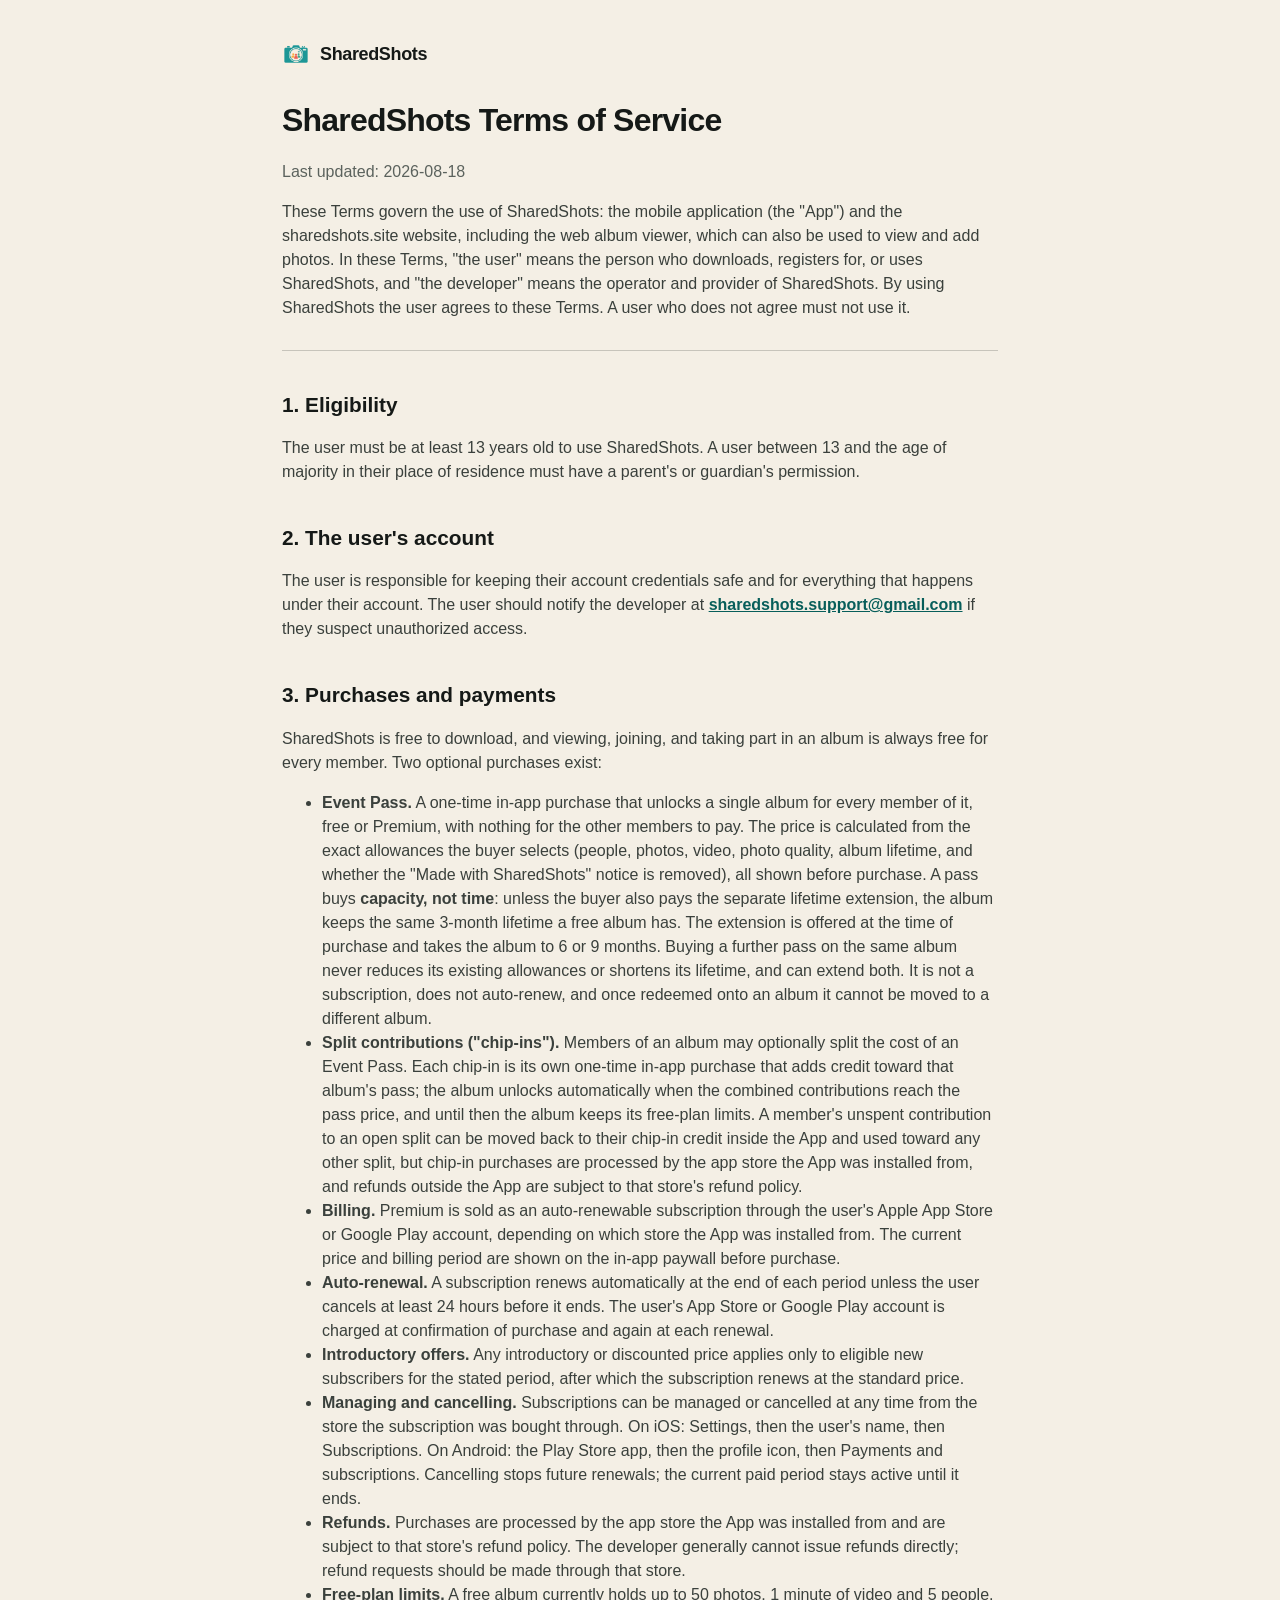
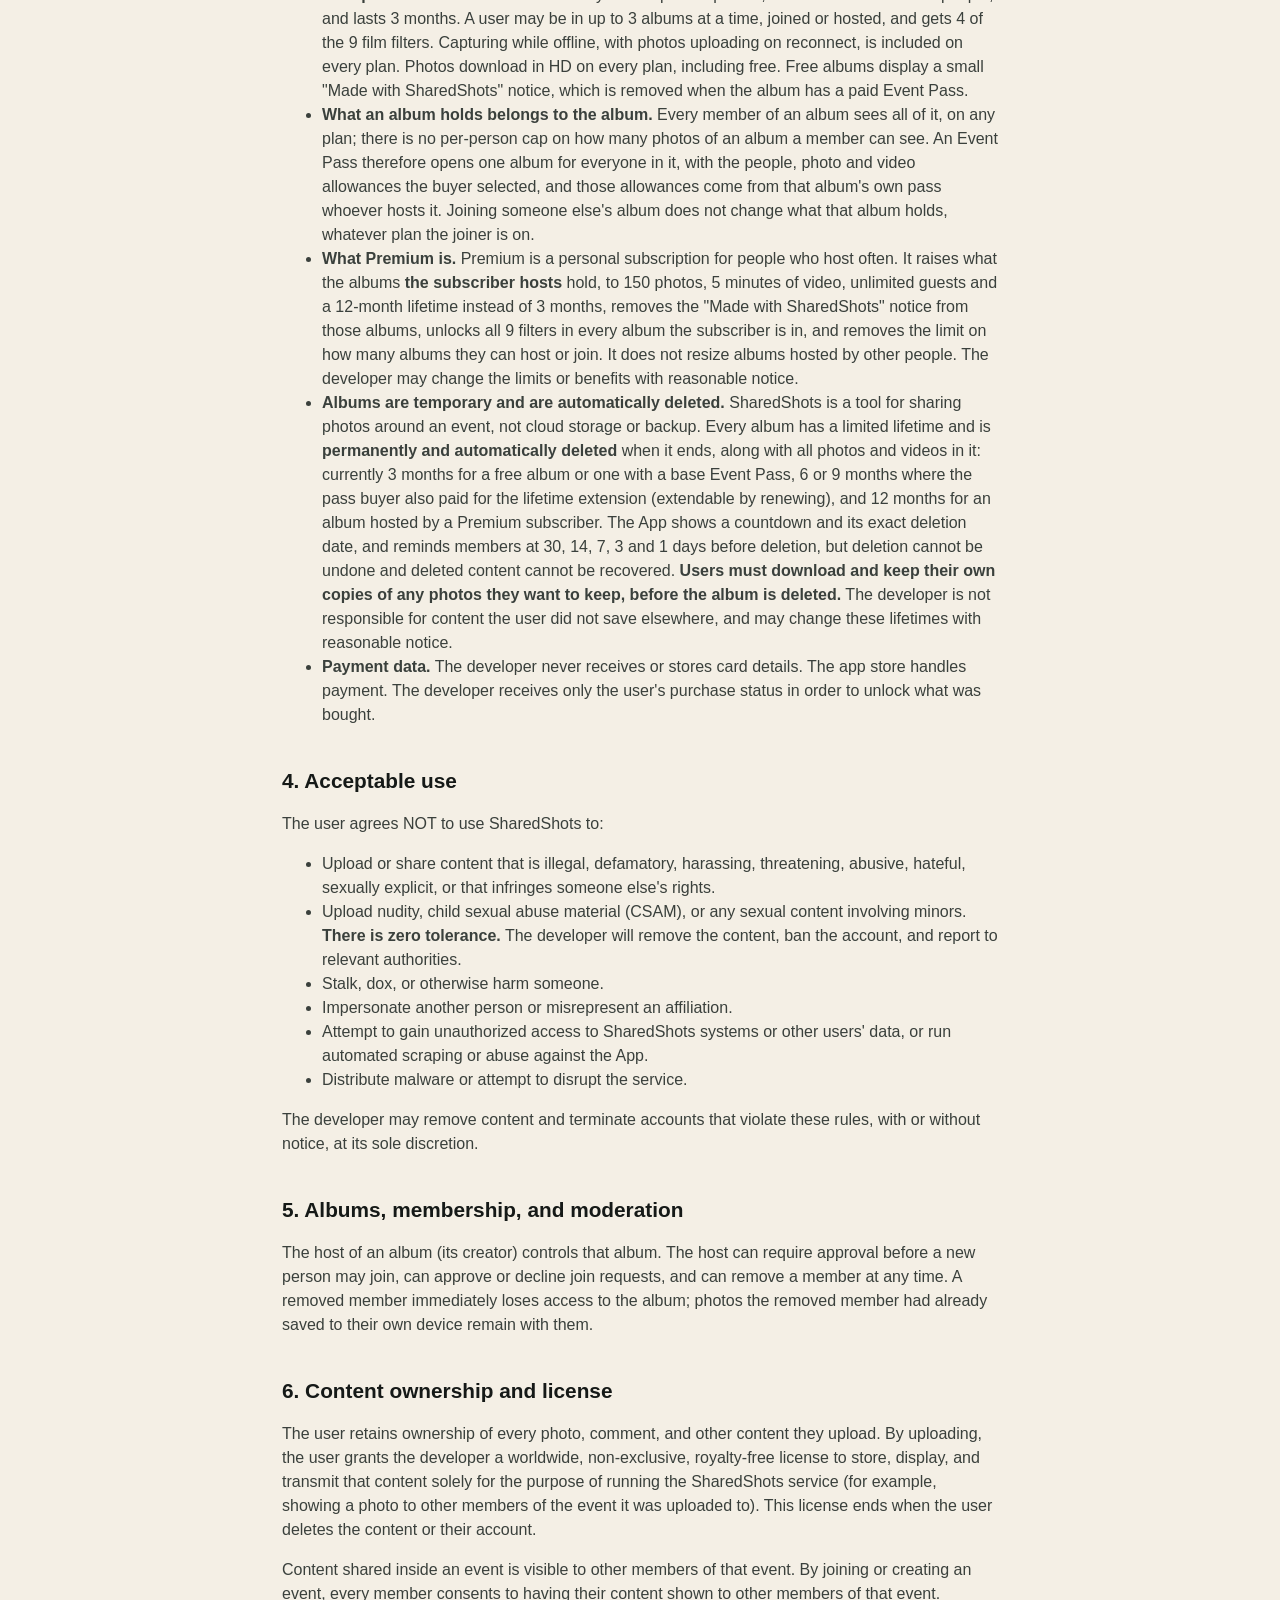
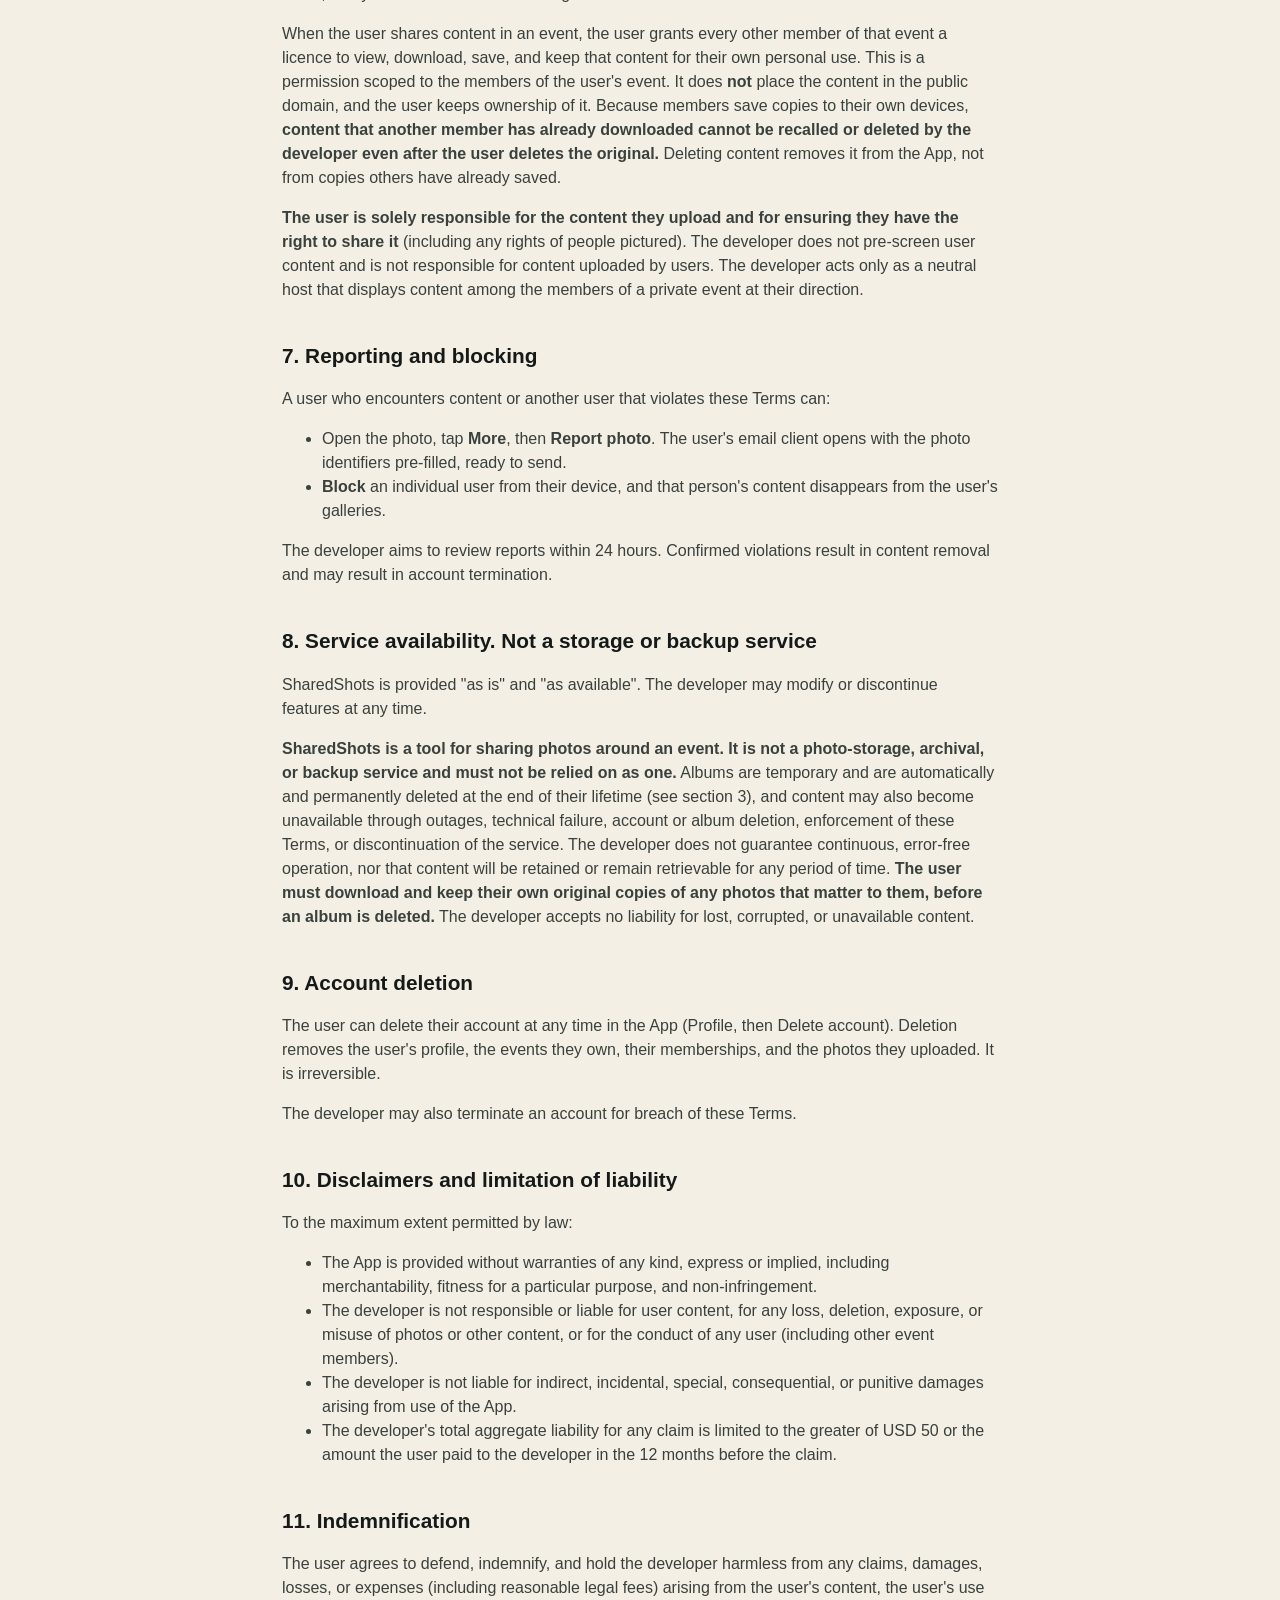
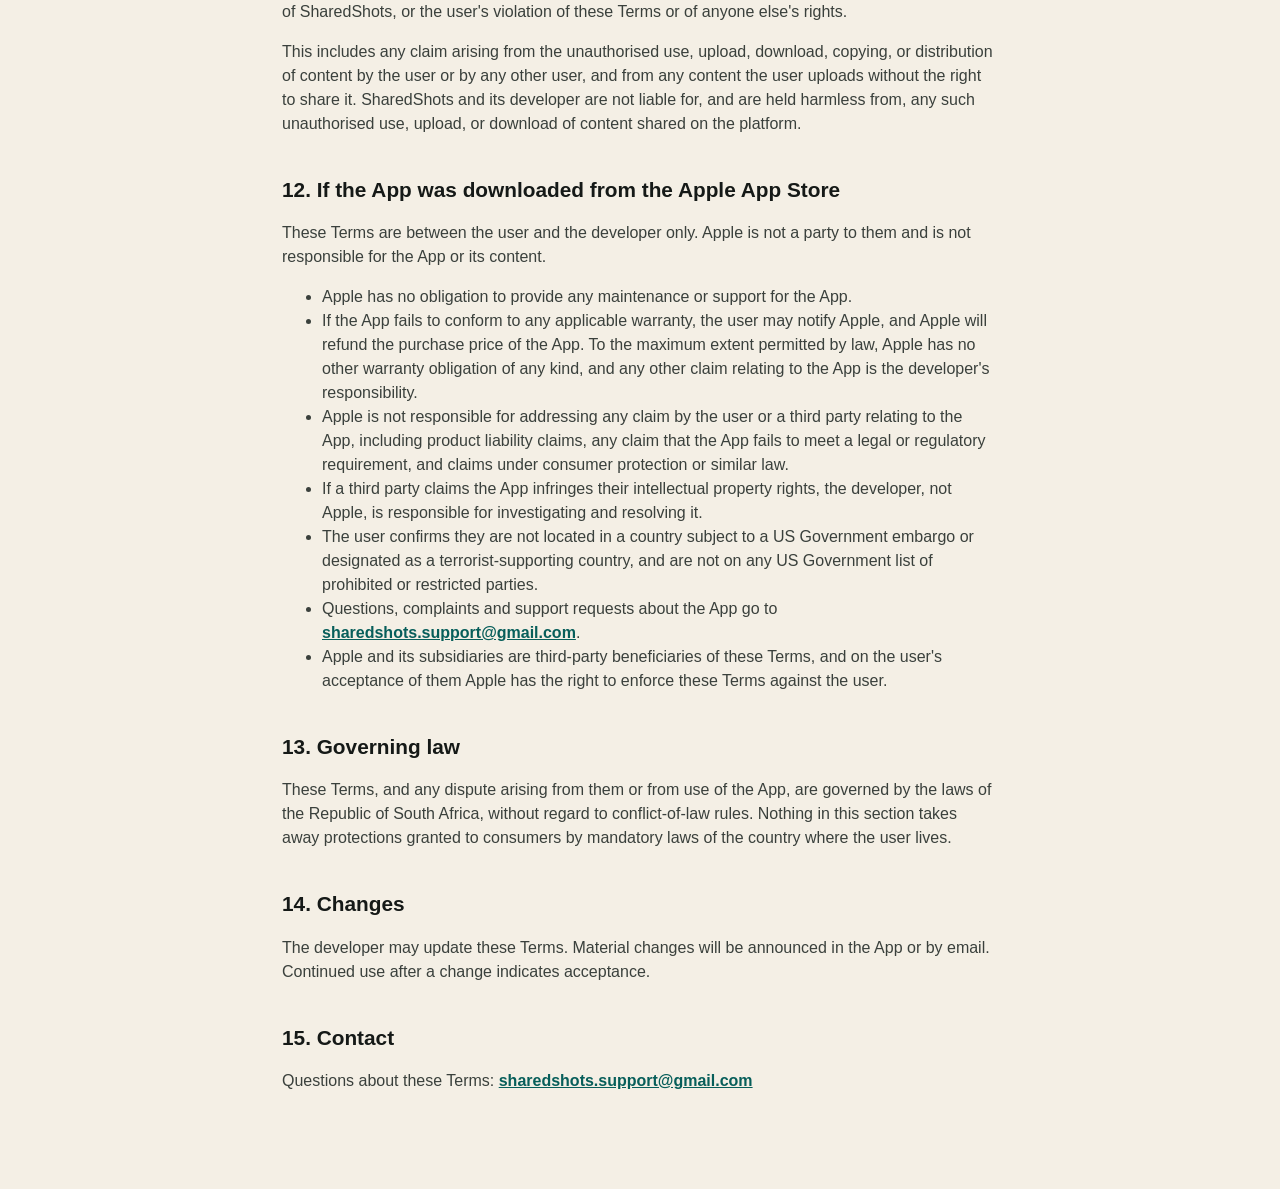
<file: terms.html>
<!doctype html>
<html lang="en">
<head>
  <meta charset="utf-8" />
  <meta name="viewport" content="width=device-width, initial-scale=1" />
  <title>SharedShots Terms of Service</title>
  <link rel="stylesheet" href="./style.css" />
  <link rel="icon" type="image/png" href="./icon.png" />
  <link rel="apple-touch-icon" href="./icon.png" />
  <!-- Generated from terms.md by build-legal.sh. Edit the Markdown, not this file. -->
</head>
<body>
  <div class="wrap">
    <a class="brand" href="./index.html"><img class="brand-icon" src="./icon.png" alt="" /> SharedShots</a>
    <main id="content">
<h1>SharedShots Terms of Service</h1>
<p><em>Last updated: 2026-08-18</em></p>
<p>These Terms govern the use of SharedShots: the mobile application (the &quot;App&quot;)
and the sharedshots.site website, including the web album viewer, which can also
be used to view and add photos. In these Terms, &quot;the user&quot; means the person who
downloads, registers for, or uses SharedShots, and &quot;the developer&quot; means the
operator and provider of SharedShots. By using SharedShots the user agrees to
these Terms. A user who does not agree must not use it.</p>
<hr>
<h2>1. Eligibility</h2>
<p>The user must be at least 13 years old to use SharedShots. A user between 13
and the age of majority in their place of residence must have a parent&#39;s or
guardian&#39;s permission.</p>
<h2>2. The user&#39;s account</h2>
<p>The user is responsible for keeping their account credentials safe and for
everything that happens under their account. The user should notify the
developer at <strong><a href="mailto:sharedshots.support@gmail.com">sharedshots.support@gmail.com</a></strong> if they suspect
unauthorized access.</p>
<h2>3. Purchases and payments</h2>
<p>SharedShots is free to download, and viewing, joining, and taking part in an
album is always free for every member. Two optional purchases exist:</p>
<ul>
<li><strong>Event Pass.</strong> A one-time in-app purchase that unlocks a single album for
every member of it, free or Premium, with nothing for the other members to
pay. The price is calculated from the exact allowances the buyer selects
(people, photos, video, photo quality, album lifetime, and
whether the &quot;Made with SharedShots&quot; notice is removed), all shown before
purchase. A pass buys <strong>capacity, not time</strong>: unless the buyer also pays the
separate lifetime extension, the album keeps the same 3-month lifetime a free
album has. The extension is offered at the time of purchase and takes the
album to 6 or 9 months. Buying a further pass on the same album never reduces
its existing allowances or shortens its lifetime, and can extend both. It is
not a subscription, does not auto-renew, and once redeemed onto an album it
cannot be moved to a different album.</li>
<li><strong>Split contributions (&quot;chip-ins&quot;).</strong> Members of an album may optionally
split the cost of an Event Pass. Each chip-in is its own one-time in-app
purchase that adds credit toward that album&#39;s pass; the album unlocks
automatically when the combined contributions reach the pass price, and
until then the album keeps its free-plan limits. A member&#39;s unspent
contribution to an open split can be moved back to their chip-in credit
inside the App and used toward any other split, but chip-in purchases are
processed by the app store the App was installed from, and refunds outside
the App are subject to that store&#39;s refund policy.</li>
<li><strong>Billing.</strong> Premium is sold as an auto-renewable subscription through the
user&#39;s Apple App Store or Google Play account, depending on which store the
App was installed from. The current price and billing period are shown on the
in-app paywall before purchase.</li>
<li><strong>Auto-renewal.</strong> A subscription renews automatically at the end of each
period unless the user cancels at least 24 hours before it ends. The user&#39;s
App Store or Google Play account is charged at confirmation of purchase and
again at each renewal.</li>
<li><strong>Introductory offers.</strong> Any introductory or discounted price applies only
to eligible new subscribers for the stated period, after which the
subscription renews at the standard price.</li>
<li><strong>Managing and cancelling.</strong> Subscriptions can be managed or cancelled at any
time from the store the subscription was bought through. On iOS: Settings,
then the user&#39;s name, then Subscriptions. On Android: the Play Store app,
then the profile icon, then Payments and subscriptions. Cancelling stops
future renewals; the current paid period stays active until it ends.</li>
<li><strong>Refunds.</strong> Purchases are processed by the app store the App was installed
from and are subject to that store&#39;s refund policy. The developer generally
cannot issue refunds directly; refund requests should be made through that
store.</li>
<li><strong>Free-plan limits.</strong> A free album currently holds up to 50 photos, 1 minute
of video and 5 people, and lasts 3 months. A user may be in up to 3 albums at
a time, joined or hosted, and gets 4 of the 9 film filters. Capturing while
offline, with photos uploading on reconnect, is included on every plan.
Photos download in HD on every plan, including free. Free albums display a
small &quot;Made with SharedShots&quot; notice, which is removed when the album has a
paid Event Pass.</li>
<li><strong>What an album holds belongs to the album.</strong> Every member of an album sees
all of it, on any plan; there is no per-person cap on how many photos of an
album a member can see. An Event Pass therefore opens one album for everyone
in it, with the people, photo and video allowances the buyer selected, and
those allowances come from that album&#39;s own pass whoever hosts it. Joining
someone else&#39;s album does not change what that album holds, whatever plan the
joiner is on.</li>
<li><strong>What Premium is.</strong> Premium is a personal subscription for people who host
often. It raises what the albums <strong>the subscriber hosts</strong> hold, to 150 photos,
5 minutes of video, unlimited guests and a 12-month lifetime instead of 3
months, removes the &quot;Made with SharedShots&quot; notice from those albums, unlocks
all 9 filters in every album the subscriber is in, and removes the limit on
how many albums they can host or join. It does not resize albums hosted by
other people. The developer may change the limits or benefits with reasonable
notice.</li>
<li><strong>Albums are temporary and are automatically deleted.</strong> SharedShots is a
tool for sharing photos around an event, not cloud storage or backup. Every
album has a limited lifetime and is <strong>permanently and automatically deleted</strong>
when it ends, along with all photos and videos in it: currently 3 months for a
free album or one with a base Event Pass, 6 or 9 months where the pass buyer
also paid for the lifetime extension (extendable by renewing), and 12 months
for an album hosted by a Premium subscriber. The App shows a countdown and its
exact deletion date, and reminds members at 30, 14, 7, 3 and 1 days before
deletion, but deletion cannot be undone and deleted content cannot be
recovered.
<strong>Users must download and keep their own copies of any photos they want to
keep, before the album is deleted.</strong> The developer is not responsible for
content the user did not save elsewhere, and may change these lifetimes with
reasonable notice.</li>
<li><strong>Payment data.</strong> The developer never receives or stores card
details. The app store handles payment. The developer receives only the
user&#39;s purchase status in order to unlock what was bought.</li>
</ul>
<h2>4. Acceptable use</h2>
<p>The user agrees NOT to use SharedShots to:</p>
<ul>
<li>Upload or share content that is illegal, defamatory, harassing,
threatening, abusive, hateful, sexually explicit, or that infringes
someone else&#39;s rights.</li>
<li>Upload nudity, child sexual abuse material (CSAM), or any sexual content
involving minors. <strong>There is zero tolerance.</strong> The developer will
remove the content, ban the account, and report to relevant authorities.</li>
<li>Stalk, dox, or otherwise harm someone.</li>
<li>Impersonate another person or misrepresent an affiliation.</li>
<li>Attempt to gain unauthorized access to SharedShots systems or other users&#39;
data, or run automated scraping or abuse against the App.</li>
<li>Distribute malware or attempt to disrupt the service.</li>
</ul>
<p>The developer may remove content and terminate accounts that violate
these rules, with or without notice, at its sole discretion.</p>
<h2>5. Albums, membership, and moderation</h2>
<p>The host of an album (its creator) controls that album. The host can require
approval before a new person may join, can approve or decline join requests,
and can remove a member at any time. A removed member immediately loses
access to the album; photos the removed member had already saved to their own
device remain with them.</p>
<h2>6. Content ownership and license</h2>
<p>The user retains ownership of every photo, comment, and other content they
upload. By uploading, the user grants the developer a worldwide,
non-exclusive, royalty-free license to store, display, and transmit that
content solely for the purpose of running the SharedShots service (for
example, showing a photo to other members of the event it was uploaded to).
This license ends when the user deletes the content or their account.</p>
<p>Content shared inside an event is visible to other members of that event. By
joining or creating an event, every member consents to having their content
shown to other members of that event.</p>
<p>When the user shares content in an event, the user grants every other member
of that event a licence to view, download, save, and keep that content for
their own personal use. This is a permission scoped to the members of the
user&#39;s event. It does <strong>not</strong> place the content in the public domain, and the
user keeps ownership of it. Because members save copies to their own devices,
<strong>content that another member has already downloaded cannot be recalled or
deleted by the developer even after the user deletes the original.</strong>
Deleting content removes it from the App, not from copies others have already
saved.</p>
<p><strong>The user is solely responsible for the content they upload and for ensuring
they have the right to share it</strong> (including any rights of people pictured).
The developer does not pre-screen user content and is not responsible
for content uploaded by users. The developer acts only as a neutral
host that displays content among the members of a private event at their
direction.</p>
<h2>7. Reporting and blocking</h2>
<p>A user who encounters content or another user that violates these Terms can:</p>
<ul>
<li>Open the photo, tap <strong>More</strong>, then <strong>Report photo</strong>. The user&#39;s email
client opens with the photo identifiers pre-filled, ready to send.</li>
<li><strong>Block</strong> an individual user from their device, and that person&#39;s content
disappears from the user&#39;s galleries.</li>
</ul>
<p>The developer aims to review reports within 24 hours. Confirmed
violations result in content removal and may result in account termination.</p>
<h2>8. Service availability. Not a storage or backup service</h2>
<p>SharedShots is provided &quot;as is&quot; and &quot;as available&quot;. The developer may
modify or discontinue features at any time.</p>
<p><strong>SharedShots is a tool for sharing photos around an event. It is not a
photo-storage, archival, or backup service and must not be relied on as one.</strong>
Albums are temporary and are automatically and permanently deleted at the end
of their lifetime (see section 3), and content may also become unavailable
through outages, technical failure, account or album deletion, enforcement of
these Terms, or discontinuation of the service. The developer does not
guarantee continuous, error-free operation, nor that content will be retained
or remain retrievable for any period of time. <strong>The user must download and keep
their own original copies of any photos that matter to them, before an album is
deleted.</strong> The developer accepts no liability for lost, corrupted, or
unavailable content.</p>
<h2>9. Account deletion</h2>
<p>The user can delete their account at any time in the App (Profile, then
Delete account). Deletion removes the user&#39;s profile, the events they own,
their memberships, and the photos they uploaded. It is irreversible.</p>
<p>The developer may also terminate an account for breach of these Terms.</p>
<h2>10. Disclaimers and limitation of liability</h2>
<p>To the maximum extent permitted by law:</p>
<ul>
<li>The App is provided without warranties of any kind, express or implied,
including merchantability, fitness for a particular purpose, and
non-infringement.</li>
<li>The developer is not responsible or liable for user content, for any
loss, deletion, exposure, or misuse of photos or other content, or for the
conduct of any user (including other event members).</li>
<li>The developer is not liable for indirect, incidental, special,
consequential, or punitive damages arising from use of the App.</li>
<li>The developer&#39;s total aggregate liability for any claim is limited
to the greater of USD 50 or the amount the user paid to the developer in
the 12 months before the claim.</li>
</ul>
<h2>11. Indemnification</h2>
<p>The user agrees to defend, indemnify, and hold the developer harmless from any
claims, damages, losses, or expenses (including reasonable legal fees) arising
from the user&#39;s content, the user&#39;s use of SharedShots, or the user&#39;s violation
of these Terms or of anyone else&#39;s rights.</p>
<p>This includes any claim arising from the unauthorised use, upload, download,
copying, or distribution of content by the user or by any other user, and
from any content the user uploads without the right to share it. SharedShots
and its developer are not liable for, and are held harmless from, any such
unauthorised use, upload, or download of content shared on the platform.</p>
<h2>12. If the App was downloaded from the Apple App Store</h2>
<p>These Terms are between the user and the developer only. Apple is not a party to
them and is not responsible for the App or its content.</p>
<ul>
<li>Apple has no obligation to provide any maintenance or support for the App.</li>
<li>If the App fails to conform to any applicable warranty, the user may notify
Apple, and Apple will refund the purchase price of the App. To the maximum
extent permitted by law, Apple has no other warranty obligation of any kind,
and any other claim relating to the App is the developer&#39;s responsibility.</li>
<li>Apple is not responsible for addressing any claim by the user or a third party
relating to the App, including product liability claims, any claim that the App
fails to meet a legal or regulatory requirement, and claims under consumer
protection or similar law.</li>
<li>If a third party claims the App infringes their intellectual property rights,
the developer, not Apple, is responsible for investigating and resolving it.</li>
<li>The user confirms they are not located in a country subject to a US Government
embargo or designated as a terrorist-supporting country, and are not on any US
Government list of prohibited or restricted parties.</li>
<li>Questions, complaints and support requests about the App go to
<strong><a href="mailto:sharedshots.support@gmail.com">sharedshots.support@gmail.com</a></strong>.</li>
<li>Apple and its subsidiaries are third-party beneficiaries of these Terms, and on
the user&#39;s acceptance of them Apple has the right to enforce these Terms
against the user.</li>
</ul>
<h2>13. Governing law</h2>
<p>These Terms, and any dispute arising from them or from use of the App, are
governed by the laws of the Republic of South Africa, without regard to
conflict-of-law rules. Nothing in this section takes away protections granted
to consumers by mandatory laws of the country where the user lives.</p>
<h2>14. Changes</h2>
<p>The developer may update these Terms. Material changes will be
announced in the App or by email. Continued use after a change indicates
acceptance.</p>
<h2>15. Contact</h2>
<p>Questions about these Terms: <strong><a href="mailto:sharedshots.support@gmail.com">sharedshots.support@gmail.com</a></strong></p>
    </main>
  </div>
</body>
</html>
</file>
<file: style.css>
:root {
  --paper: #f4efe5;
  --paper-bright: #fffaf0;
  --paper-deep: #e7dfd0;
  --ink: #151917;
  --muted: #5b625d;
  --teal: #0a7772;
  --teal-strong: #075e5a;
  --teal-soft: #cce9e4;
  --amber: #d59231;
  --film: #121411;
  --hairline: rgba(21, 25, 23, 0.2);
  --ease-out: cubic-bezier(0.16, 1, 0.3, 1);
  --shadow-soft: 0 28px 70px rgba(35, 29, 21, 0.18);
  --shadow-lift: 0 18px 42px rgba(35, 29, 21, 0.2);
}

* {
  box-sizing: border-box;
}

html {
  scroll-behavior: smooth;
  scroll-padding-top: 92px;
  overflow-x: clip;
  -webkit-text-size-adjust: 100%;
}

body {
  margin: 0;
  background: var(--paper);
  color: var(--ink);
  font-family: -apple-system, BlinkMacSystemFont, "Segoe UI", Roboto, Helvetica, Arial, sans-serif;
  line-height: 1.5;
  -webkit-font-smoothing: antialiased;
}

img {
  max-width: 100%;
}

a {
  color: inherit;
}

button,
a {
  -webkit-tap-highlight-color: transparent;
}

a:focus-visible {
  outline: 3px solid var(--teal);
  outline-offset: 4px;
  border-radius: 4px;
}

.skip-link {
  position: fixed;
  top: 12px;
  left: 12px;
  z-index: 100;
  padding: 10px 14px;
  background: var(--film);
  color: var(--paper-bright);
  font-weight: 700;
  text-decoration: none;
  transform: translateY(-160%);
  transition: transform 180ms var(--ease-out);
}

.skip-link:focus {
  transform: translateY(0);
}

.landing {
  overflow-x: clip;
}

.site-header {
  position: fixed;
  inset: 14px clamp(16px, 4vw, 66px) auto;
  z-index: 40;
  min-height: 64px;
  display: grid;
  grid-template-columns: 1fr auto 1fr;
  align-items: center;
  gap: 28px;
  padding: 9px 14px;
  background: rgba(247, 241, 231, 0.78);
  border-radius: 16px;
  box-shadow: 0 9px 30px rgba(39, 31, 21, 0.15);
  -webkit-backdrop-filter: blur(22px) saturate(145%);
  backdrop-filter: blur(22px) saturate(145%);
}

@supports not (backdrop-filter: blur(1px)) {
  .site-header {
    background: var(--paper);
  }
}

.site-brand {
  display: inline-flex;
  align-items: center;
  gap: 10px;
  width: max-content;
  color: var(--ink);
  font-size: 1.02rem;
  font-weight: 760;
  letter-spacing: -0.02em;
  text-decoration: none;
}

.site-brand img {
  display: block;
  width: 42px;
  height: 42px;
  border-radius: 12px;
}

.site-nav {
  display: flex;
  align-items: center;
  gap: clamp(20px, 3vw, 42px);
}

.site-nav a {
  color: #363b38;
  font-size: 0.88rem;
  font-weight: 650;
  text-decoration: none;
  transition: color 160ms ease;
}

.header-action {
  justify-self: end;
  min-height: 42px;
  display: inline-flex;
  align-items: center;
  padding: 0 18px;
  background: var(--teal-strong);
  color: #fff;
  border-radius: 999px;
  font-size: 0.88rem;
  font-weight: 730;
  text-decoration: none;
  transition: transform 160ms var(--ease-out), background-color 160ms ease;
}

.header-action:active,
.primary-action:active,
.app-store-badge:active {
  transform: scale(0.97);
}

.hero {
  min-height: 84svh;
  display: grid;
  grid-template-columns: minmax(380px, 0.86fr) minmax(560px, 1.14fr);
  align-items: center;
  gap: 0;
  max-width: none;
  margin: 0 auto;
  padding: clamp(88px, 9vh, 104px) max(22px, calc((100vw - 1420px) / 2)) clamp(16px, 2vh, 24px);
  background-color: var(--paper);
  background-image: url("./assets/hero-light-table.jpg");
  background-position: center;
  background-size: cover;
  overflow: clip;
}

.hero-copy {
  position: relative;
  z-index: 4;
  align-self: center;
  width: min(112%, 640px);
  padding: clamp(20px, 2.2vw, 30px) clamp(30px, 4.6vw, 66px) clamp(20px, 2.4vw, 32px);
  background-color: var(--paper-bright);
  background-image: url("./assets/lab-paper.jpg");
  background-position: center;
  background-size: 100% 100%;
  box-shadow: 14px 22px 52px rgba(46, 36, 24, 0.2);
  transform: rotate(-0.3deg);
}

.lab-stamp {
  width: min(100%, 420px);
  display: grid;
  grid-template-columns: auto 1fr 1.4fr;
  gap: 12px;
  align-items: center;
  margin-bottom: clamp(20px, 3vh, 30px);
  padding-bottom: 11px;
  border-bottom: 1px solid var(--hairline);
  color: var(--teal-strong);
  font-size: 0.68rem;
  font-weight: 780;
  letter-spacing: 0.08em;
}

.lab-stamp span:not(:first-child) {
  padding-left: 12px;
  border-left: 1px solid var(--hairline);
}

.hero h1,
.section-intro h2,
.roll-heading h2,
.control-copy h2,
.final-copy h2 {
  margin: 0;
  font-weight: 780;
  letter-spacing: -0.035em;
  line-height: 0.98;
  text-wrap: balance;
}

.hero h1 {
  max-width: 9.8ch;
  font-size: clamp(3.35rem, 4.6vw, 4.1rem);
}

.hero-copy > p {
  max-width: 31ch;
  margin: 28px 0 0;
  color: #3e4541;
  font-size: clamp(1.08rem, 1.45vw, 1.34rem);
  line-height: 1.45;
  text-wrap: pretty;
}

.hero-actions {
  display: flex;
  flex-wrap: wrap;
  align-items: center;
  gap: 22px;
  margin-top: 26px;
}

.app-store-badge {
  display: inline-flex;
  flex: none;
  transition: transform 160ms var(--ease-out), filter 160ms ease;
}

.app-store-badge img {
  display: block;
  width: auto;
  height: 48px;
}

.text-action {
  display: inline-flex;
  align-items: center;
  gap: 8px;
  min-height: 44px;
  color: var(--teal-strong);
  font-size: 0.96rem;
  font-weight: 730;
  text-underline-offset: 5px;
  text-decoration-thickness: 1px;
}

.text-action span {
  transition: transform 180ms var(--ease-out);
}

.convergence-stage {
  position: relative;
  z-index: 5;
  min-height: clamp(470px, 62vh, 650px);
  width: 114%;
  margin-left: -14%;
  isolation: isolate;
  overflow: visible;
}

.convergence-stage::before {
  content: "";
  position: absolute;
  inset: 3% 0 0 8%;
  z-index: -1;
  background: rgba(255, 250, 240, 0.7);
  box-shadow: inset 0 0 90px rgba(203, 173, 118, 0.18), 0 26px 90px rgba(70, 54, 32, 0.11);
}

.registration {
  position: absolute;
  z-index: 6;
  width: 30px;
  height: 30px;
  color: var(--teal);
}

.registration::before,
.registration::after {
  content: "";
  position: absolute;
  background: currentColor;
}

.registration::before {
  top: 14px;
  left: 0;
  width: 30px;
  height: 1px;
}

.registration::after {
  top: 0;
  left: 14px;
  width: 1px;
  height: 30px;
}

.registration-one {
  top: 2%;
  left: 12%;
}

.registration-two {
  right: 1%;
  bottom: 10%;
}

.film-strip {
  position: absolute;
  z-index: 0;
  aspect-ratio: 1;
  height: auto;
  overflow: hidden;
  background: var(--paper-bright);
  border: 7px solid var(--paper-bright);
  box-shadow: var(--shadow-lift);
  opacity: 0.95;
  transition: transform 1100ms var(--ease-out), opacity 700ms ease;
}

.film-strip img {
  position: absolute;
  width: 400%;
  height: auto;
  max-width: none;
  display: block;
}

.film-strip-top {
  top: -3%;
  right: 30%;
  width: 27%;
  transform: rotate(-4deg);
}

.film-strip-top img {
  top: 0;
  left: -300%;
}

.film-strip-bottom {
  bottom: -2%;
  left: 4%;
  width: 25%;
  transform: rotate(3deg);
}

.film-strip-bottom img {
  top: -200%;
  left: 0;
}

.film-strip-left {
  top: 31%;
  left: -7%;
  width: 24%;
  transform: rotate(-7deg);
}

.film-strip-left img {
  top: 0;
  left: -200%;
}

.film-strip-right {
  top: 34%;
  right: -8%;
  width: 25%;
  transform: rotate(7deg);
}

.film-strip-right img {
  top: -100%;
  left: -200%;
}

.contact-proof {
  position: absolute;
  z-index: 2;
  top: 15%;
  right: -2%;
  width: min(82%, 760px);
  margin: 0;
  padding: 10px;
  background: var(--film);
  box-shadow: var(--shadow-soft);
  transform: none;
  clip-path: inset(0 round 1px);
  filter: blur(0);
  opacity: 1;
  transition: transform 1200ms var(--ease-out), clip-path 1200ms var(--ease-out), filter 900ms ease, opacity 650ms ease;
}

.contact-proof img {
  width: 100%;
  height: auto;
  display: block;
}

.product-proof {
  position: absolute;
  z-index: 5;
  top: -1%;
  right: 1%;
  width: clamp(270px, 34%, 340px);
  margin: 0;
  padding: 8px;
  overflow: hidden;
  background: var(--paper-bright);
  border: 1px solid rgba(21, 25, 23, 0.16);
  border-radius: 16px;
  box-shadow: 14px 20px 44px rgba(30, 27, 22, 0.22);
  transform: rotate(1.8deg);
  transition: transform 1100ms var(--ease-out), opacity 650ms ease;
}

.product-shot-crop {
  position: relative;
  aspect-ratio: 970 / 2110;
  overflow: hidden;
  background: var(--paper);
  border-radius: 12px;
}

.product-shot-crop img {
  position: absolute;
  top: -27%;
  left: -16%;
  width: 132%;
  height: auto;
  max-width: none;
  display: block;
}

.image-missing {
  min-height: 230px;
  display: grid;
  place-items: center;
  background: var(--paper-deep);
  color: var(--teal-strong);
}

.image-missing::before {
  content: "SharedShots screen";
  max-width: 12ch;
  text-align: center;
  font-size: 0.78rem;
  font-weight: 740;
}

.image-missing img {
  display: none;
}

.control-mark {
  font-family: "Aptos Narrow", "Bahnschrift SemiCondensed", sans-serif;
  font-weight: 700;
  letter-spacing: 0.08em;
}

.js:not(.motion-ready) .film-strip-top {
  opacity: 0.58;
  transform: translate3d(18%, -24%, 0) rotate(2deg);
}

.js:not(.motion-ready) .film-strip-bottom {
  opacity: 0.58;
  transform: translate3d(-18%, 24%, 0) rotate(-3deg);
}

.js:not(.motion-ready) .film-strip-left {
  opacity: 0.5;
  transform: translate3d(-26%, 0, 0) rotate(-12deg);
}

.js:not(.motion-ready) .film-strip-right {
  opacity: 0.5;
  transform: translate3d(28%, 0, 0) rotate(12deg);
}

.js:not(.motion-ready) .contact-proof {
  opacity: 0.72;
  filter: blur(4px);
  clip-path: inset(10% 9% 11% 10% round 1px);
  transform: translate3d(5%, 3%, 0) rotate(1deg) scale(0.96);
}

.js:not(.motion-ready) .product-proof {
  opacity: 0.68;
  transform: translate3d(18%, -12%, 0) rotate(7deg);
}

.final-cta {
  max-width: 1240px;
  margin: 0 auto;
  padding-left: clamp(22px, 5vw, 76px);
  padding-right: clamp(22px, 5vw, 76px);
}

.host-flow {
  display: grid;
  grid-template-columns: minmax(340px, 0.78fr) minmax(420px, 1.22fr);
  align-items: center;
  gap: clamp(64px, 9vw, 150px);
  max-width: 1480px;
  margin: 0 auto;
  padding: clamp(72px, 8vw, 118px) clamp(22px, 5vw, 76px) clamp(84px, 9vw, 132px);
}

.roll-heading {
  display: grid;
  grid-template-columns: minmax(0, 1.18fr) minmax(260px, 0.82fr);
  gap: clamp(44px, 8vw, 126px);
  align-items: end;
}

.section-intro h2,
.roll-heading h2,
.control-copy h2,
.final-copy h2 {
  font-size: clamp(2.7rem, 5vw, 5rem);
}

.roll-heading > p {
  max-width: 36ch;
  margin: 0 0 4px;
  color: var(--muted);
  font-size: 1.08rem;
  line-height: 1.6;
  text-wrap: pretty;
}

.flow-list {
  counter-reset: flow-step;
  list-style: none;
  display: grid;
  grid-template-columns: 1fr;
  margin: clamp(42px, 5vw, 64px) 0 0;
  padding: 0;
}

.flow-list li {
  counter-increment: flow-step;
  display: grid;
  grid-template-columns: 42px minmax(0, 1fr);
  column-gap: 18px;
  padding: 22px 0 23px;
  border-top: 1px solid var(--ink);
}

.flow-list li::before {
  content: "0" counter(flow-step);
  grid-column: 1;
  grid-row: 1 / span 2;
  padding-top: 4px;
  color: var(--teal-strong);
  font-family: "Aptos Narrow", "Bahnschrift SemiCondensed", sans-serif;
  font-size: 0.74rem;
  font-weight: 760;
  letter-spacing: 0.08em;
}

.flow-list h3 {
  grid-column: 2;
  margin: 0 0 7px;
  font-size: 1.42rem;
  letter-spacing: -0.02em;
}

.flow-list p {
  grid-column: 2;
  max-width: 36ch;
  margin: 0;
  color: var(--muted);
  line-height: 1.6;
}

.guest-join-copy {
  margin-top: clamp(34px, 4vw, 52px);
  padding-top: 24px;
  border-top: 3px solid var(--teal);
}

.guest-join-copy h3 {
  max-width: 17ch;
  margin: 0;
  font-size: clamp(1.65rem, 2.4vw, 2.25rem);
  line-height: 1.08;
  letter-spacing: -0.03em;
}

.guest-join-copy p {
  max-width: 41ch;
  margin: 16px 0 19px;
  color: var(--muted);
  line-height: 1.6;
}

.code-proof {
  position: relative;
  justify-self: center;
  width: min(100%, 430px);
  margin: 0;
  padding: 12px;
  background: var(--paper-bright);
  border: 1px solid rgba(21, 25, 23, 0.18);
  box-shadow: 22px 28px 58px rgba(36, 30, 23, 0.2);
  transform: rotate(1deg);
}

.code-proof::before {
  content: "";
  position: absolute;
  z-index: 1;
  top: -12px;
  left: 50%;
  width: 88px;
  height: 24px;
  background: rgba(226, 211, 180, 0.72);
  transform: translateX(-50%) rotate(-1.5deg);
}

.code-proof img {
  width: 100%;
  height: auto;
  display: block;
}

.code-proof figcaption {
  padding: 12px 4px 3px;
  color: var(--muted);
  font-size: 0.78rem;
  line-height: 1.45;
}

.code-proof figcaption strong {
  color: var(--ink);
}

.roll-section {
  max-width: 1480px;
  margin: 0 auto;
  padding: clamp(56px, 7vw, 88px) clamp(22px, 5vw, 76px) clamp(84px, 10vw, 132px);
  overflow-x: clip;
}

.screen-run {
  display: grid;
  grid-template-columns: repeat(2, minmax(0, 480px));
  justify-content: center;
  gap: clamp(18px, 3vw, 38px);
  align-items: start;
  margin-top: clamp(38px, 5vw, 64px);
}

.screen-run:focus-visible {
  outline: 3px solid var(--teal);
  outline-offset: -3px;
}

.screen-frame {
  margin: 0;
  padding: 18px 18px 13px;
  background: rgba(255, 250, 240, 0.58);
  border: 1px solid rgba(21, 25, 23, 0.17);
}

.screen-frame img {
  width: 100%;
  display: block;
}

.screen-frame figcaption {
  padding-top: 11px;
  color: var(--teal-strong);
  font-size: 0.72rem;
  font-weight: 760;
  letter-spacing: 0.06em;
  text-transform: uppercase;
}

.screen-frame-one {
  transform: rotate(-1.2deg);
}

.screen-frame-two {
  transform: rotate(1.4deg);
}

.control-section {
  display: grid;
  grid-template-columns: minmax(280px, 0.86fr) minmax(340px, 1.14fr);
  gap: clamp(70px, 11vw, 170px);
  align-items: center;
  min-height: 760px;
  padding: clamp(100px, 12vw, 170px) max(22px, calc((100vw - 1120px) / 2));
  background: var(--film);
  color: var(--paper-bright);
}

.control-visual {
  position: relative;
  justify-self: center;
  width: min(100%, 390px);
  padding: 52px 42px 42px;
  background: var(--paper-bright);
  box-shadow: 22px 30px 74px rgba(0, 0, 0, 0.46);
  transform: rotate(-2deg);
}

.control-visual img {
  width: 100%;
  display: block;
}

.control-mark {
  position: absolute;
  right: -26px;
  bottom: 34px;
  padding: 10px 13px;
  background: var(--teal-soft);
  color: var(--teal-strong);
  font-size: 0.66rem;
  transform: rotate(4deg);
}

.control-copy {
  max-width: 630px;
}

.control-copy p {
  max-width: 50ch;
  margin: 32px 0 0;
  color: #c8d0c8;
  font-size: 1.08rem;
  line-height: 1.68;
}

.control-copy ul {
  display: flex;
  flex-wrap: wrap;
  gap: 10px;
  list-style: none;
  margin: 34px 0 0;
  padding: 0;
}

.control-copy li {
  padding: 9px 13px;
  border: 1px solid rgba(242, 237, 225, 0.28);
  border-radius: 999px;
  color: #f3edde;
  font-size: 0.82rem;
  font-weight: 650;
}

.final-cta {
  display: grid;
  grid-template-columns: minmax(0, 1fr) auto;
  align-items: end;
  gap: 48px;
  padding-top: clamp(78px, 10vw, 128px);
  padding-bottom: clamp(86px, 11vw, 142px);
  border-top: 1px solid var(--ink);
}

.final-copy h2 {
  max-width: 15ch;
}

.final-copy p {
  margin: 26px 0 0;
  color: var(--muted);
  font-size: 1.15rem;
}

.primary-action {
  display: inline-flex;
  align-items: center;
  justify-content: center;
  gap: 11px;
  min-height: 58px;
  padding: 0 24px;
  background: var(--teal-strong);
  color: #fff;
  border-radius: 14px;
  font-size: 0.96rem;
  font-weight: 740;
  text-decoration: none;
  transition: transform 160ms var(--ease-out), background-color 160ms ease;
}

.site-footer {
  display: grid;
  grid-template-columns: auto 1fr auto;
  align-items: center;
  gap: 28px 48px;
  padding: 34px clamp(22px, 5vw, 76px) 42px;
  border-top: 1px solid var(--hairline);
  color: var(--muted);
  font-size: 0.78rem;
}

.footer-brand {
  font-size: 0.9rem;
}

.footer-brand img {
  width: 34px;
  height: 34px;
  border-radius: 10px;
}

.footer-links {
  display: flex;
  justify-content: center;
  gap: 26px;
}

.footer-links a {
  color: var(--ink);
  font-weight: 650;
  text-decoration: none;
}

.site-footer p {
  margin: 0;
}

/* Plan-ahead section -------------------------------------------------------
   Sits between the hero and the process so the practical question a host
   actually has - "when do I set this up?" - is answered before the feature
   tour starts.

   The printed table card is the only piece of evidence here, so it is the only
   thing carrying a shadow and a rotation; the copy column stays flat, per the
   Evidence Casts the Shadow rule. It is square-cornered because it represents
   a printed object, not a control. It deliberately shows the CODE and not a
   QR: a drawn QR would not scan, and printing an unscannable QR on the one
   section telling hosts to print QR codes is the exact promise this site
   should not make. The QR is named in the copy and lives in the app, which is
   where a host actually generates it. The card's instruction mirrors the app's
   own wording, because album.html reads the code from the URL and has no field
   to type one into - "enter the code at sharedshots.site" would be false.
--------------------------------------------------------------------------- */

.prep-section {
  display: grid;
  grid-template-columns: minmax(340px, 1.05fr) minmax(300px, 0.72fr);
  align-items: center;
  gap: clamp(56px, 7vw, 120px);
  max-width: 1240px;
  margin: 0 auto;
  padding: clamp(64px, 7vw, 104px) clamp(22px, 5vw, 76px) clamp(28px, 3vw, 44px);
}

.prep-lede {
  max-width: 46ch;
  margin: clamp(26px, 3vw, 34px) 0 0;
  color: var(--muted);
  font-size: 1.08rem;
  line-height: 1.6;
  text-wrap: pretty;
}

.prep-list {
  list-style: none;
  display: grid;
  margin: clamp(32px, 4vw, 46px) 0 0;
  padding: 0;
}

.prep-list li {
  padding: 20px 0 21px;
  border-top: 1px solid var(--hairline);
}

.prep-list li:first-child {
  border-top-color: var(--ink);
}

/* Amber, not teal: these are production marks on a worksheet, not actions.
   Teal stays reserved for things you can press. */
.prep-when {
  display: block;
  margin-bottom: 9px;
  color: var(--amber);
  font-family: "Aptos Narrow", "Bahnschrift SemiCondensed", sans-serif;
  font-size: 0.67rem;
  font-weight: 700;
  letter-spacing: 0.08em;
  text-transform: uppercase;
}

.prep-list h3 {
  margin: 0 0 7px;
  font-size: 1.3rem;
  font-weight: 730;
  letter-spacing: -0.02em;
}

.prep-list p {
  max-width: 44ch;
  margin: 0;
  color: var(--muted);
  line-height: 1.6;
  text-wrap: pretty;
}

.prep-print {
  display: grid;
  justify-items: center;
  gap: 18px;
  margin: 0;
}

.prep-card {
  --card-rotate: -2.5deg;
  width: min(100%, 330px);
  display: grid;
  justify-items: center;
  padding: clamp(28px, 3vw, 38px) clamp(22px, 2.6vw, 30px);
  background: var(--paper-bright);
  border: 1px solid var(--hairline);
  box-shadow: 14px 22px 52px rgba(46, 36, 24, 0.2);
  text-align: center;
  transform: rotate(var(--card-rotate));
}

.prep-card-mark {
  color: var(--teal-strong);
  font-size: 0.68rem;
  font-weight: 780;
  letter-spacing: 0.08em;
  text-transform: uppercase;
}

.prep-card-lead {
  max-width: 18ch;
  margin: 14px 0 0;
  font-size: 1.12rem;
  font-weight: 730;
  line-height: 1.25;
  letter-spacing: -0.02em;
  text-wrap: balance;
}

/* A real, scannable QR for https://sharedshots.site/ - generated from the URL,
   not drawn. Error level Q with a 4-module quiet zone baked into the viewBox,
   so it still reads once printed and photographed off a table. crispEdges
   stops the renderer antialiasing module edges into grey mush at small sizes,
   which is what breaks scanning. It is ink on Fresh Print, never inverted:
   scanners expect dark modules on a light field. */
.prep-qr {
  width: clamp(112px, 12vw, 132px);
  height: auto;
  margin-top: 20px;
  color: var(--ink);
}

.prep-card-label {
  width: 100%;
  margin-top: 22px;
  padding-top: 16px;
  border-top: 1px solid var(--hairline);
  color: var(--muted);
  font-size: 0.63rem;
  font-weight: 780;
  letter-spacing: 0.11em;
  text-transform: uppercase;
}

/* text-indent cancels the trailing letter-space so the code sits optically
   centred rather than pushed left by its own tracking. */
.prep-card-code {
  margin-top: 8px;
  font-size: clamp(2rem, 4.4vw, 2.5rem);
  font-weight: 780;
  line-height: 1;
  letter-spacing: 0.14em;
  text-indent: 0.14em;
}

.prep-card-foot {
  max-width: 24ch;
  margin: 16px 0 0;
  color: var(--muted);
  font-size: 0.82rem;
  line-height: 1.45;
  text-wrap: pretty;
}

.prep-print figcaption {
  max-width: 34ch;
  color: var(--muted);
  font-size: 0.9rem;
  line-height: 1.5;
  text-align: center;
  text-wrap: pretty;
}

@media (hover: hover) and (pointer: fine) {
  .site-nav a:hover,
  .footer-links a:hover {
    color: var(--teal-strong);
  }

  .header-action:hover,
  .primary-action:hover {
    background: #064f4b;
  }

  .app-store-badge:hover {
    filter: brightness(1.08);
  }

  .text-action:hover span {
    transform: translate3d(3px, 2px, 0);
  }
}

@media (max-width: 1120px) {
  .hero {
    grid-template-columns: minmax(310px, 0.9fr) minmax(470px, 1.1fr);
  }

  .hero h1 {
    font-size: clamp(3.45rem, 6.8vw, 5.2rem);
  }

  .product-proof {
    width: 23%;
  }

  .screen-run {
    grid-template-columns: repeat(2, minmax(240px, 1fr));
  }
}

@media (max-width: 860px) {
  .site-header {
    grid-template-columns: 1fr auto;
  }

  .site-brand,
  .header-action,
  .footer-brand,
  .footer-links a {
    min-height: 44px;
  }

  .footer-brand,
  .footer-links a {
    display: inline-flex;
    align-items: center;
  }

  .site-nav {
    display: none;
  }

  .hero {
    min-height: auto;
    grid-template-columns: 1fr;
    gap: 52px;
    padding-top: 128px;
  }

  .hero-copy {
    width: 100%;
    max-width: 650px;
  }

  .lab-stamp {
    margin-bottom: 42px;
  }

  .convergence-stage {
    min-height: 620px;
  }

  .roll-heading {
    grid-template-columns: 1fr;
    gap: 28px;
  }

  .host-flow {
    grid-template-columns: 1fr;
    gap: 56px;
    max-width: 720px;
  }

  .screen-run {
    grid-template-columns: repeat(2, minmax(220px, 1fr));
    row-gap: 70px;
  }

  .screen-frame-one,
  .screen-frame-two {
    transform: none;
  }

  .control-section {
    grid-template-columns: minmax(230px, 0.68fr) 1fr;
    gap: 52px;
  }

  .final-cta {
    grid-template-columns: 1fr;
    align-items: start;
  }

  .primary-action {
    width: max-content;
  }

  .site-footer {
    grid-template-columns: auto 1fr;
  }

  .site-footer > p {
    grid-column: 1 / -1;
  }

  .prep-section {
    grid-template-columns: 1fr;
    gap: 52px;
    max-width: 720px;
  }
}

@media (max-width: 620px) {
  .landing {
    --mobile-gutter: clamp(20px, 5.5vw, 24px);
  }

  html {
    scroll-padding-top: 78px;
  }

  .site-header {
    top: max(14px, calc(env(safe-area-inset-top) + 8px));
    right: max(16px, env(safe-area-inset-right));
    left: max(16px, env(safe-area-inset-left));
    min-height: 68px;
    gap: 12px;
    padding: 10px 12px;
  }

  .site-brand {
    min-height: 44px;
    gap: 8px;
    font-size: 0.93rem;
  }

  .site-brand img {
    width: 38px;
    height: 38px;
    border-radius: 11px;
  }

  .header-action {
    min-height: 44px;
    padding: 0 12px;
    font-size: 0.78rem;
    white-space: nowrap;
  }

  .hero {
    gap: 36px;
    padding: calc(108px + env(safe-area-inset-top)) max(var(--mobile-gutter), env(safe-area-inset-right)) 54px max(var(--mobile-gutter), env(safe-area-inset-left));
  }

  .hero-copy {
    padding: 22px 24px 24px;
  }

  .lab-stamp {
    grid-template-columns: auto 1fr;
    margin-bottom: 20px;
  }

  .lab-stamp span:last-child {
    display: none;
  }

  .hero h1 {
    font-size: clamp(2.8rem, 13vw, 3.65rem);
  }

  .hero-copy > p {
    margin-top: 18px;
    font-size: 1.05rem;
  }

  .hero-actions {
    align-items: flex-start;
    gap: 14px 20px;
    margin-top: 20px;
  }

  .app-store-badge img {
    height: 44px;
  }

  .convergence-stage {
    min-height: 430px;
  }

  .convergence-stage::before {
    inset: 2% -28px 0 4%;
  }

  .film-strip {
    height: auto;
    border-width: 4px;
  }

  .film-strip-top {
    top: 1%;
    right: 29%;
    width: 28%;
  }

  .film-strip-bottom {
    left: 1%;
    width: 27%;
  }

  .contact-proof {
    top: 18%;
    right: -8%;
    width: 93%;
    padding: 6px 6px 0;
  }

  .product-proof {
    top: -3%;
    right: -3%;
    width: 40%;
    min-width: 138px;
    padding: 5px;
  }

  .final-cta {
    padding-left: max(var(--mobile-gutter), env(safe-area-inset-left));
    padding-right: max(var(--mobile-gutter), env(safe-area-inset-right));
  }

  .host-flow {
    grid-template-columns: 1fr;
    gap: 52px;
    padding: 68px max(var(--mobile-gutter), env(safe-area-inset-right)) 78px max(var(--mobile-gutter), env(safe-area-inset-left));
  }

  .section-intro h2,
  .roll-heading h2,
  .control-copy h2,
  .final-copy h2 {
    font-size: clamp(2.55rem, 12vw, 3.85rem);
  }

  .flow-list {
    margin-top: 36px;
  }

  .flow-list li {
    grid-template-columns: 36px minmax(0, 1fr);
    column-gap: 14px;
  }

  .code-proof {
    width: min(92%, 390px);
  }

  .roll-section {
    padding: 64px max(var(--mobile-gutter), env(safe-area-inset-right)) 88px max(var(--mobile-gutter), env(safe-area-inset-left));
  }

  .screen-run {
    display: flex;
    justify-content: flex-start;
    gap: 14px;
    margin-left: calc(var(--mobile-gutter) * -1);
    margin-right: calc(var(--mobile-gutter) * -1);
    padding: 0 var(--mobile-gutter) 22px;
    overflow-x: auto;
    overscroll-behavior-inline: contain;
    scroll-padding-inline: var(--mobile-gutter);
    scroll-snap-type: x mandatory;
    scrollbar-width: none;
    -webkit-overflow-scrolling: touch;
  }

  .screen-run::-webkit-scrollbar {
    display: none;
  }

  .screen-frame {
    flex: 0 0 min(74vw, 300px);
    scroll-snap-align: start;
  }

  .control-section {
    grid-template-columns: 1fr;
    min-height: 0;
    padding: 96px 24px 104px;
  }

  .control-visual {
    width: min(76vw, 330px);
    padding: 38px 30px 30px;
  }

  .control-copy {
    order: -1;
  }

  .control-copy ul {
    gap: 8px;
  }

  .primary-action {
    width: 100%;
  }

  .site-footer {
    grid-template-columns: 1fr;
    justify-items: start;
    padding: 30px max(var(--mobile-gutter), env(safe-area-inset-right)) max(38px, calc(22px + env(safe-area-inset-bottom))) max(var(--mobile-gutter), env(safe-area-inset-left));
  }

  .footer-links {
    justify-content: flex-start;
    gap: 20px;
  }

  .footer-brand,
  .footer-links a {
    min-height: 44px;
    display: inline-flex;
    align-items: center;
  }

  .site-footer > p {
    grid-column: auto;
  }

  .prep-section {
    gap: 46px;
    padding: 62px max(var(--mobile-gutter), env(safe-area-inset-right)) 26px max(var(--mobile-gutter), env(safe-area-inset-left));
  }

  /* Less tilt on a narrow column: at this width the rotated corners are what
     would push the page into horizontal scroll. */
  .prep-card {
    --card-rotate: -1.5deg;
  }
}

@media (max-width: 360px) {
  .hero-actions {
    flex-direction: column;
    align-items: flex-start;
    gap: 8px;
  }
}

@media (prefers-reduced-motion: reduce) {
  html {
    scroll-behavior: auto;
  }

  *,
  *::before,
  *::after {
    animation-duration: 0.01ms !important;
    animation-iteration-count: 1 !important;
    transition-duration: 0.01ms !important;
    scroll-behavior: auto !important;
  }

  .js:not(.motion-ready) .film-strip-top,
  .js:not(.motion-ready) .film-strip-bottom,
  .js:not(.motion-ready) .contact-proof,
  .js:not(.motion-ready) .product-proof {
    opacity: 1;
    filter: none;
    clip-path: none;
  }
}

/* Legal documents keep a quieter reading surface while sharing the brand. */
body:not(.landing) .wrap {
  max-width: 760px;
  margin: 0 auto;
  padding: 40px 22px 80px;
}

body:not(.landing) .brand {
  display: flex;
  align-items: center;
  gap: 10px;
  width: max-content;
  margin-bottom: 28px;
  color: var(--ink);
  font-size: 18px;
  font-weight: 780;
  letter-spacing: -0.02em;
  text-decoration: none;
}

body:not(.landing) .brand-icon {
  width: 28px;
  height: 28px;
  border-radius: 8px;
  object-fit: cover;
}

body:not(.landing) main h1 {
  margin: 0 0 8px;
  font-size: 2rem;
  letter-spacing: -0.025em;
}

body:not(.landing) main h2 {
  margin: 38px 0 11px;
  font-size: 1.3rem;
}

body:not(.landing) main h3 {
  margin: 26px 0 8px;
  font-size: 1.02rem;
}

body:not(.landing) main p,
body:not(.landing) main li {
  color: #3a403c;
}

body:not(.landing) main a {
  color: var(--teal-strong);
}

body:not(.landing) em {
  color: var(--muted);
  font-style: normal;
}

body:not(.landing) table {
  width: 100%;
  margin: 16px 0;
  border-collapse: collapse;
  font-size: 0.88rem;
}

body:not(.landing) th,
body:not(.landing) td {
  padding: 9px 11px;
  border: 1px solid var(--hairline);
  text-align: left;
  vertical-align: top;
}

body:not(.landing) th {
  background: var(--paper-deep);
}

body:not(.landing) code {
  padding: 1px 5px;
  background: var(--paper-deep);
  border-radius: 4px;
  font-size: 0.9em;
}

body:not(.landing) hr {
  margin: 30px 0;
  border: 0;
  border-top: 1px solid var(--hairline);
}
</file>
